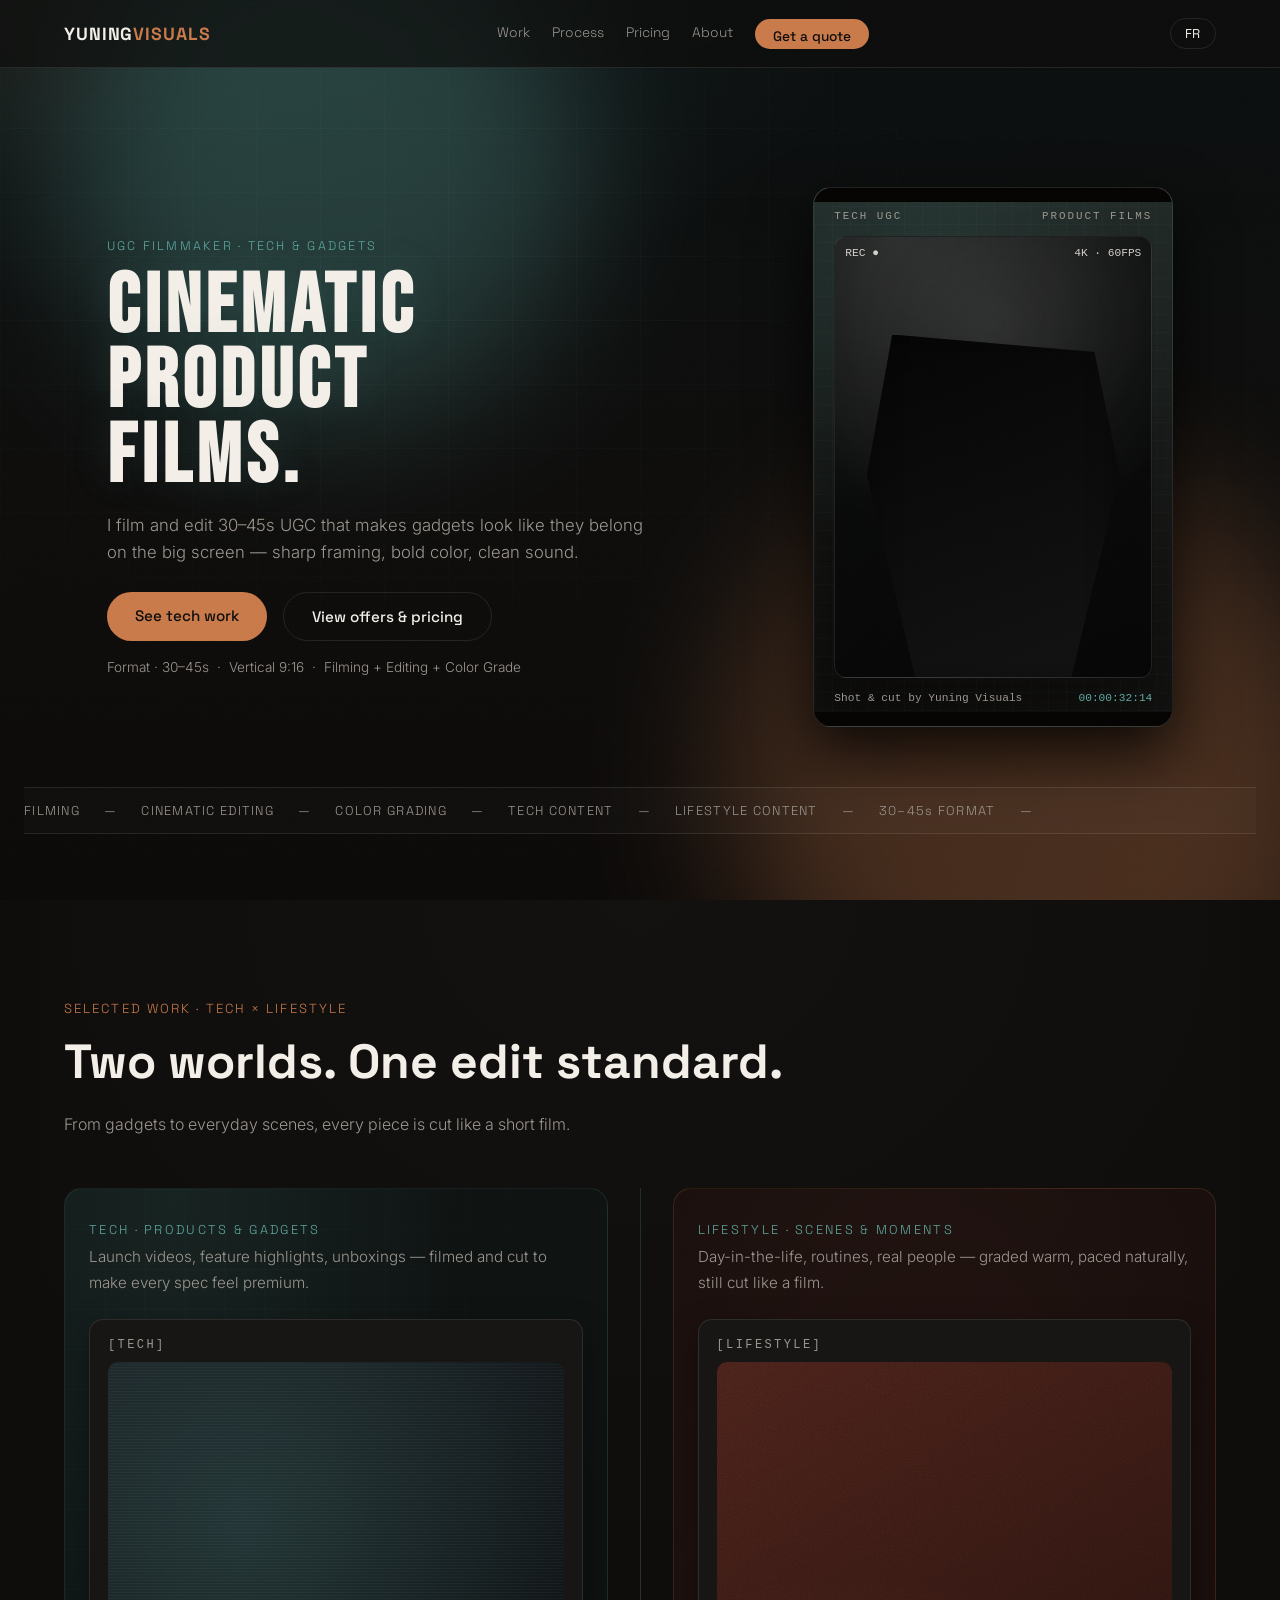
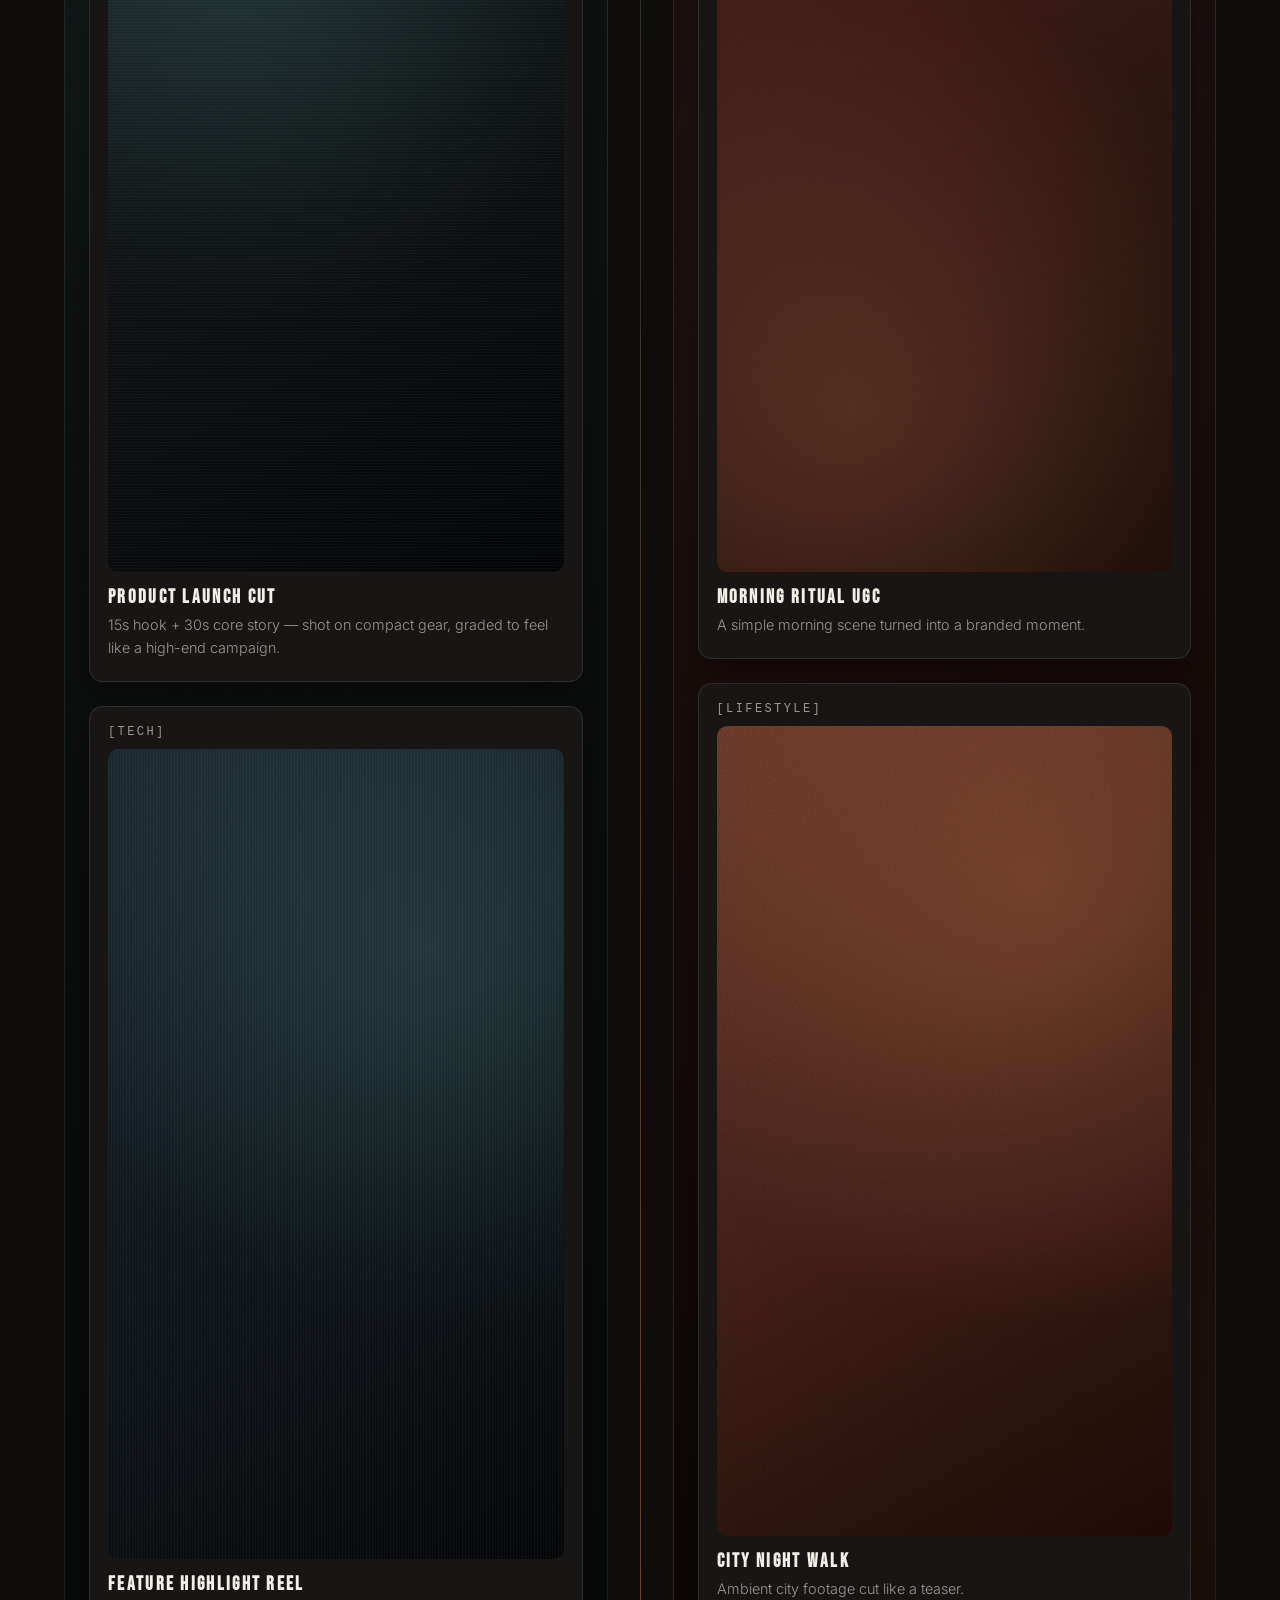
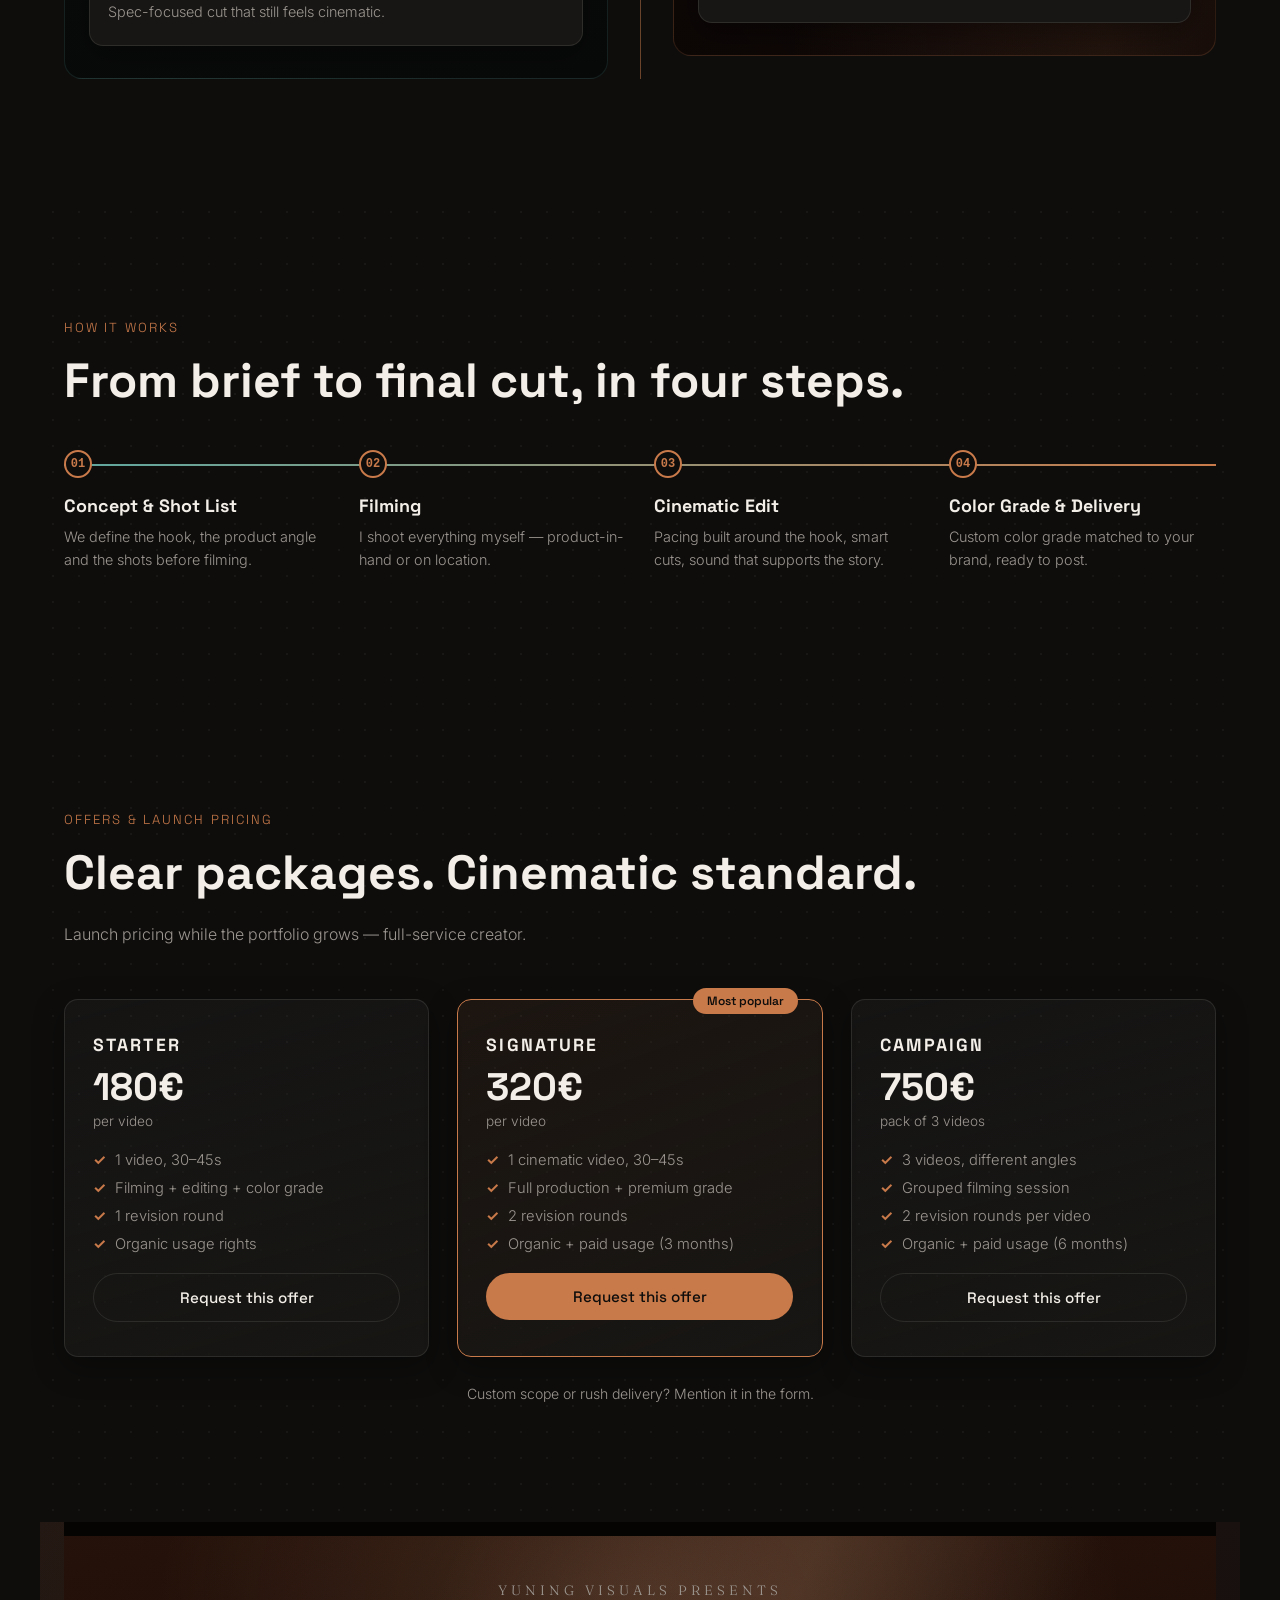
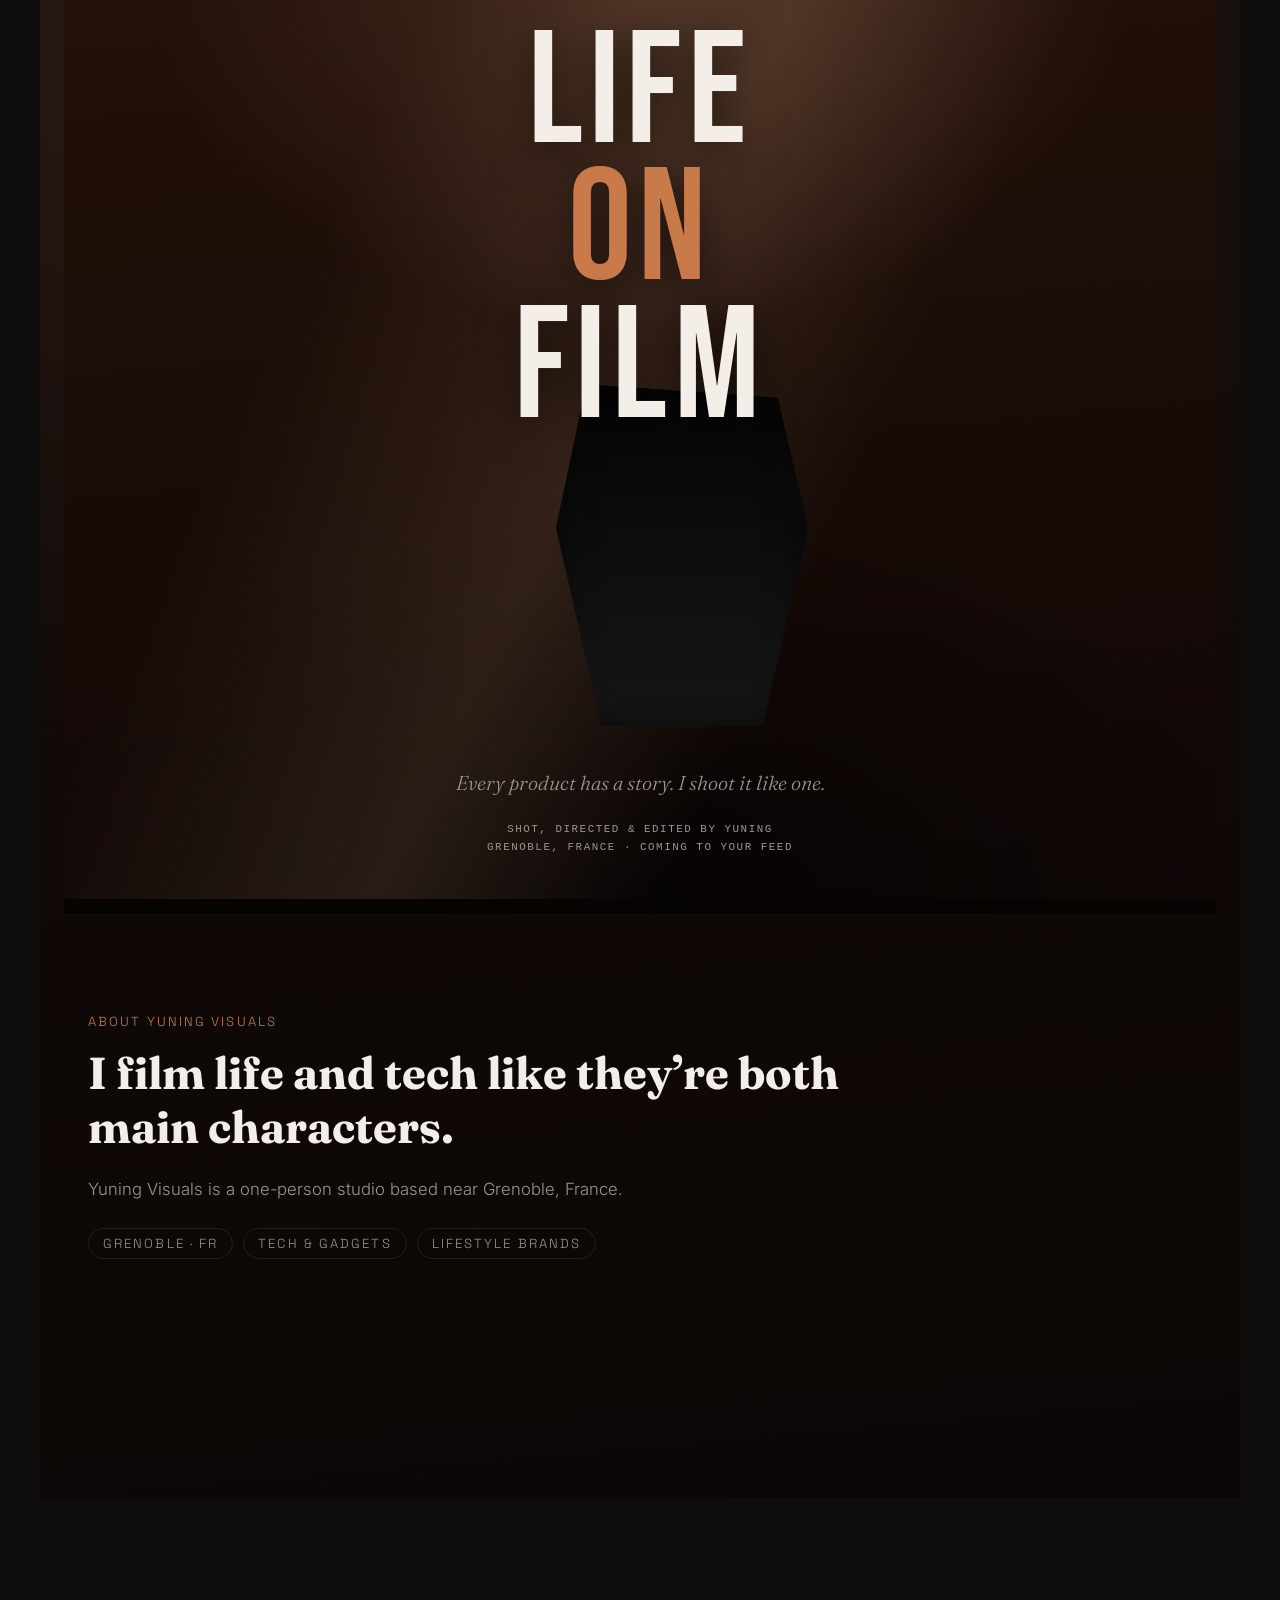
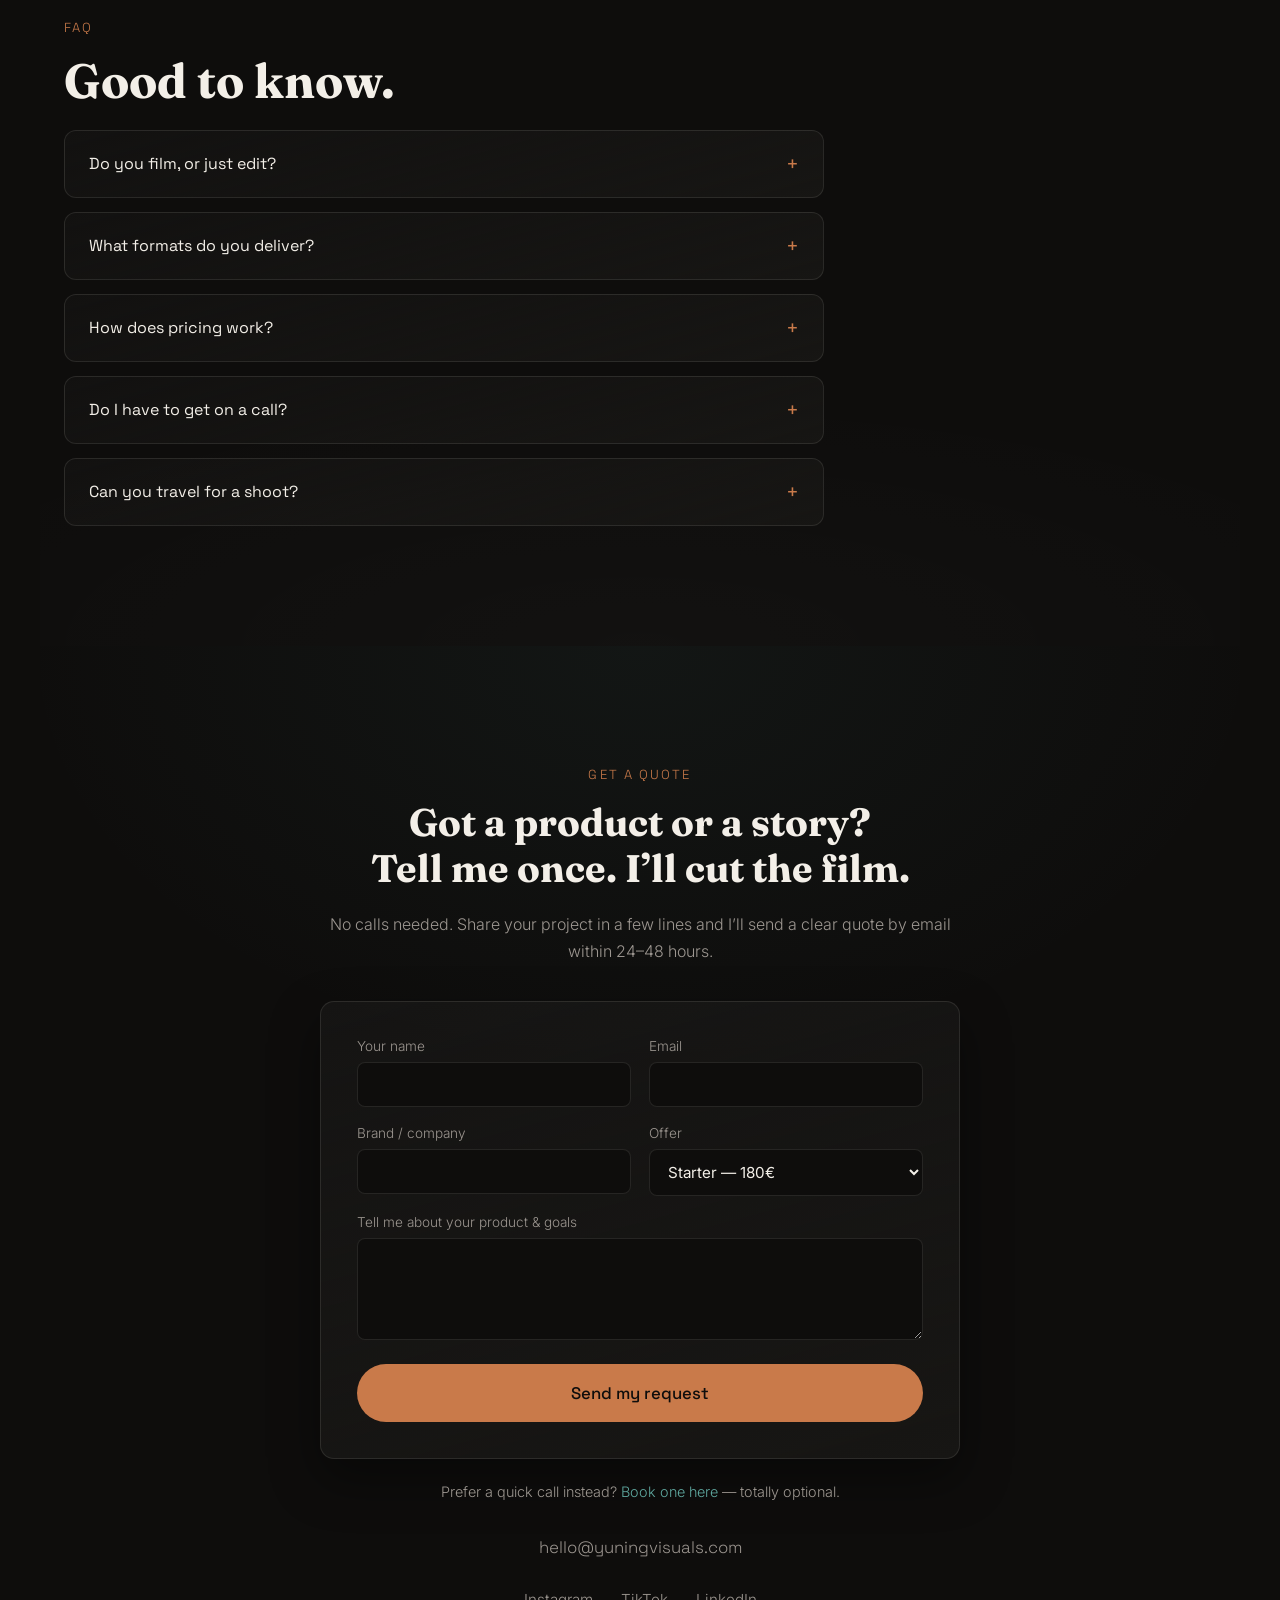
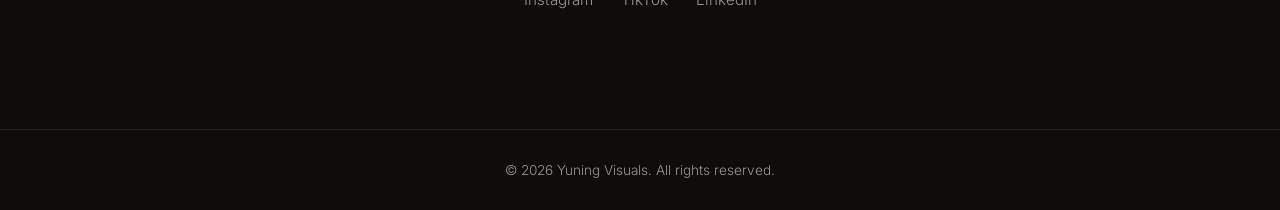
<file: index.html>
<!DOCTYPE html>
<html lang="en">
<head>
<meta charset="UTF-8" />
<meta name="viewport" content="width=device-width, initial-scale=1.0" />
<title>Yuning Visuals — Cinematic UGC for Tech & Lifestyle Brands</title>
<meta name="description" content="Yuning Visuals films and edits cinematic 30–45s UGC for Tech & Lifestyle brands. Full service: shoot, edit, color grade. Launch pricing and quote form inside." />
<link rel="stylesheet" href="styles.css" />
<link rel="preconnect" href="https://fonts.googleapis.com" />
<link rel="preconnect" href="https://fonts.gstatic.com" crossorigin />
<link href="https://fonts.googleapis.com/css2?family=Bebas+Neue&family=Space+Grotesk:wght@400;500;700&family=Fraunces:wght@500;600;700&family=Inter:wght@300;400;500;600&display=swap" rel="stylesheet" />
<link href="https://assets.calendly.com/assets/external/widget.css" rel="stylesheet" />
<script src="https://assets.calendly.com/assets/external/widget.js" async></script>
</head>
<body>

<div class="grain"></div>
<div class="cursor-glow" id="cursor-glow"></div>

<header class="nav">
  <div class="nav-inner">
    <a href="#top" class="logo">YUNING<span>VISUALS</span></a>
    <nav class="nav-links">
      <a href="#work" data-en="Work" data-fr="Travaux"><span>Work</span></a>
      <a href="#process" data-en="Process" data-fr="Process"><span>Process</span></a>
      <a href="#pricing" data-en="Pricing" data-fr="Tarifs"><span>Pricing</span></a>
      <a href="#about" data-en="About" data-fr="À propos"><span>About</span></a>
      <a href="#contact" class="nav-cta" data-en="Get a quote" data-fr="Devis"><span>Get a quote</span></a>
    </nav>
    <button id="lang-toggle" class="lang-btn">FR</button>
  </div>
</header>

<!-- ACTE 1 — HERO TECH FEATURE FILM -->
<section id="top" class="hero hero-tech">
  <div class="hero-bg">
    <div class="blob blob-tech"></div>
    <div class="blob blob-life"></div>
  </div>
  <div class="hero-inner">
    <div class="hero-column hero-text">
      <p class="eyebrow reveal" data-en="UGC Filmmaker · Tech &amp; Gadgets" data-fr="Réalisatrice UGC · Tech &amp; Gadgets">UGC Filmmaker · Tech &amp; Gadgets</p>
      <h1 class="hero-title reveal" data-en="CINEMATIC<br>PRODUCT<br>FILMS." data-fr="DES FILMS<br>POUR VOS<br>PRODUITS.">CINEMATIC<br>PRODUCT<br>FILMS.</h1>
      <p class="subhead reveal" data-en="I film and edit 30–45s UGC that makes gadgets look like they belong on the big screen — sharp framing, bold color, clean sound." data-fr="Je filme et monte des UGC de 30 à 45s qui donnent aux gadgets l’allure d’un film de cinéma — cadrage précis, couleurs fortes, son propre.">I film and edit 30–45s UGC that makes gadgets look like they belong on the big screen — sharp framing, bold color, clean sound.</p>
      <div class="hero-cta reveal">
        <a href="#work" class="btn btn-primary magnetic" data-en="See tech work" data-fr="Voir les projets tech">See tech work</a>
        <a href="#pricing" class="btn btn-secondary magnetic" data-en="View offers &amp; pricing" data-fr="Voir les offres &amp; tarifs">View offers &amp; pricing</a>
      </div>
      <div class="hero-specs reveal">
        <span data-en="Format · 30–45s" data-fr="Format · 30–45s">Format · 30–45s</span>
        <span>·</span>
        <span data-en="Vertical 9:16" data-fr="Vertical 9:16">Vertical 9:16</span>
        <span>·</span>
        <span data-en="Filming + Editing + Color Grade" data-fr="Tournage + Montage + Étalonnage">Filming + Editing + Color Grade</span>
      </div>
    </div>
    <div class="hero-column hero-visual reveal">
      <div class="hero-device-poster">
        <div class="letterbox-bar top"></div>
        <div class="hero-device-inner">
          <div class="hero-device-labels">
            <span class="mono" data-en="Tech UGC" data-fr="UGC Tech">Tech UGC</span>
            <span class="mono" data-en="Product Films" data-fr="Films Produit">Product Films</span>
          </div>
          <div class="hero-device-frame">
            <div class="hero-device-overlay"></div>
            <div class="hero-device-marks mono">
              <span class="mark">REC ●</span>
              <span class="mark">4K · 60FPS</span>
            </div>
            <div class="hero-device-silhouette"></div>
          </div>
          <div class="hero-device-meta">
            <span class="mono" data-en="Shot &amp; cut by Yuning Visuals" data-fr="Tourné &amp; monté par Yuning Visuals">Shot &amp; cut by Yuning Visuals</span>
            <span class="timecode mono">00:00:32:14</span>
          </div>
        </div>
        <div class="letterbox-bar bottom"></div>
      </div>
    </div>
  </div>
  <div class="ticker">
    <div class="ticker-track">
      <span data-en="FILMING" data-fr="TOURNAGE">FILMING</span><span>—</span>
      <span data-en="CINEMATIC EDITING" data-fr="MONTAGE CINÉMATIQUE">CINEMATIC EDITING</span><span>—</span>
      <span data-en="COLOR GRADING" data-fr="ÉTALONNAGE COULEUR">COLOR GRADING</span><span>—</span>
      <span data-en="TECH CONTENT" data-fr="CONTENU TECH">TECH CONTENT</span><span>—</span>
      <span data-en="LIFESTYLE CONTENT" data-fr="CONTENU LIFESTYLE">LIFESTYLE CONTENT</span><span>—</span>
      <span data-en="30–45s FORMAT" data-fr="FORMAT 30–45s">30–45s FORMAT</span><span>—</span>
    </div>
  </div>
</section>

<!-- ACTE 2 — DUAL REEL WORK (TECH × LIFESTYLE) -->
<section id="work" class="section section-work">
  <div class="section-header">
    <p class="section-tag reveal" data-en="Selected Work · Tech × Lifestyle" data-fr="Travaux sélectionnés · Tech × Lifestyle">Selected Work · Tech × Lifestyle</p>
    <h2 class="section-title reveal" data-en="Two worlds. One edit standard." data-fr="Deux univers. Un seul niveau d’exigence.">Two worlds. One edit standard.</h2>
    <p class="section-intro reveal" data-en="From gadgets to everyday scenes, every piece is cut like a short film — same pacing, same color discipline, same attention to sound." data-fr="Des gadgets aux scènes du quotidien, chaque contenu est monté comme un court-métrage — même rythme, même rigueur couleur, même soin du son.">From gadgets to everyday scenes, every piece is cut like a short film.</p>
  </div>

  <div class="dual-reel">
    <div class="dual-column dual-tech">
      <div class="dual-heading reveal">
        <p class="eyebrow eyebrow-small" data-en="Tech · Products &amp; Gadgets" data-fr="Tech · Produits &amp; Gadgets">Tech · Products &amp; Gadgets</p>
        <p class="dual-copy" data-en="Launch videos, feature highlights, unboxings — filmed and cut to make every spec feel premium." data-fr="Lancements, mises en avant de features, unboxings — filmés et montés pour rendre chaque spec premium.">Launch videos, feature highlights, unboxings — filmed and cut to make every spec feel premium.</p>
      </div>

      <article class="project-card tilt reveal" data-grade="tech">
        <div class="project-tag mono">[TECH]</div>
        <div class="project-poster">
          <div class="project-image project-image-tech">
            <div class="project-reveal-mask"></div>
          </div>
          <div class="project-title-block">
            <h3 class="project-title" data-en="PRODUCT LAUNCH CUT" data-fr="MONTAGE LANCEMENT PRODUIT">PRODUCT LAUNCH CUT</h3>
            <p data-en="15s hook + 30s core story — shot on compact gear, graded to feel like a high-end campaign." data-fr="15s de hook + 30s d’histoire principale — tourné avec du matériel compact, étalonné pour rappeler une campagne haut de gamme.">15s hook + 30s core story — shot on compact gear, graded to feel like a high-end campaign.</p>
          </div>
        </div>
      </article>

      <article class="project-card tilt reveal" data-grade="tech">
        <div class="project-tag mono">[TECH]</div>
        <div class="project-poster">
          <div class="project-image project-image-tech-alt">
            <div class="project-reveal-mask"></div>
          </div>
          <div class="project-title-block">
            <h3 class="project-title" data-en="FEATURE HIGHLIGHT REEL" data-fr="BOBINE MISE EN AVANT FEATURES">FEATURE HIGHLIGHT REEL</h3>
            <p data-en="Spec-focused cut that still feels cinematic — macro shots, clean overlays, tight pacing." data-fr="Montage centré sur les caractéristiques qui reste cinématique — plans macro, overlays propres, rythme serré.">Spec-focused cut that still feels cinematic.</p>
          </div>
        </div>
      </article>
    </div>

    <div class="dual-split-line"></div>

    <div class="dual-column dual-life">
      <div class="dual-heading reveal">
        <p class="eyebrow eyebrow-small" data-en="Lifestyle · Scenes &amp; Moments" data-fr="Lifestyle · Scènes &amp; Moments">Lifestyle · Scenes &amp; Moments</p>
        <p class="dual-copy" data-en="Day-in-the-life, routines, real people — graded warm, paced naturally, still cut like a film." data-fr="Day-in-the-life, routines, vraies personnes — étalonnés chaud, rythmés naturellement, toujours montés comme un film.">Day-in-the-life, routines, real people — graded warm, paced naturally, still cut like a film.</p>
      </div>

      <article class="project-card tilt reveal" data-grade="life">
        <div class="project-tag mono">[LIFESTYLE]</div>
        <div class="project-poster">
          <div class="project-image project-image-life">
            <div class="project-reveal-mask"></div>
          </div>
          <div class="project-title-block">
            <h3 class="project-title" data-en="MORNING RITUAL UGC" data-fr="UGC RITUEL DU MATIN">MORNING RITUAL UGC</h3>
            <p data-en="A simple morning scene turned into a branded moment — soft light, warm grade, real pacing." data-fr="Une simple scène de matin transformée en moment de marque — lumière douce, grade chaleureux, rythme réel.">A simple morning scene turned into a branded moment.</p>
          </div>
        </div>
      </article>

      <article class="project-card tilt reveal" data-grade="life">
        <div class="project-tag mono">[LIFESTYLE]</div>
        <div class="project-poster">
          <div class="project-image project-image-life-alt">
            <div class="project-reveal-mask"></div>
          </div>
          <div class="project-title-block">
            <h3 class="project-title" data-en="CITY NIGHT WALK" data-fr="MARCHE NOCTURNE EN VILLE">CITY NIGHT WALK</h3>
            <p data-en="Ambient city footage cut like a teaser — neon reflections, slow camera moves, subtle grade." data-fr="Images urbaines montées comme un teaser — reflets de néons, mouvements lents, grade subtil.">Ambient city footage cut like a teaser.</p>
          </div>
        </div>
      </article>
    </div>
  </div>
</section>

<!-- ACTE 2 BIS — PROCESS -->
<section id="process" class="section process">
  <p class="section-tag reveal" data-en="How it works" data-fr="Comment ça marche">How it works</p>
  <h2 class="section-title reveal" data-en="From brief to final cut, in four steps." data-fr="Du brief au montage final, en quatre étapes.">From brief to final cut, in four steps.</h2>

  <div class="timeline">
    <div class="timeline-line"><div class="timeline-progress"></div></div>
    <div class="timeline-step reveal">
      <span class="step-num mono">01</span>
      <h3 class="step-title" data-en="Concept &amp; Shot List" data-fr="Concept &amp; Découpage">Concept &amp; Shot List</h3>
      <p data-en="We define the hook, the product angle and the exact shots before I hit record. No guesswork on set." data-fr="On définit le hook, l’angle produit et les plans exacts avant même d’appuyer sur REC. Pas d’improvisation sur le tournage.">We define the hook, the product angle and the shots before filming.</p>
    </div>
    <div class="timeline-step reveal">
      <span class="step-num mono">02</span>
      <h3 class="step-title" data-en="Filming" data-fr="Tournage">Filming</h3>
      <p data-en="I shoot everything myself — product-in-hand or on location — so the footage already feels cinematic before the edit." data-fr="Je filme tout moi-même — produit en main ou sur place — pour que les rushs aient déjà une base cinématique avant même le montage.">I shoot everything myself — product-in-hand or on location.</p>
    </div>
    <div class="timeline-step reveal">
      <span class="step-num mono">03</span>
      <h3 class="step-title" data-en="Cinematic Edit" data-fr="Montage Cinématique">Cinematic Edit</h3>
      <p data-en="Pacing built around the hook, smart cuts, sound that supports the story — no filler frames." data-fr="Un rythme construit autour du hook, des coupes intelligentes, un son qui soutient l’histoire — aucun plan de remplissage.">Pacing built around the hook, smart cuts, sound that supports the story.</p>
    </div>
    <div class="timeline-step reveal">
      <span class="step-num mono">04</span>
      <h3 class="step-title" data-en="Color Grade &amp; Delivery" data-fr="Étalonnage &amp; Livraison">Color Grade &amp; Delivery</h3>
      <p data-en="Custom color grade matched to your brand, delivered vertical-first and ready to post across platforms." data-fr="Un étalonnage sur-mesure aligné sur votre marque, livré en format vertical, prêt à être publié sur vos plateformes.">Custom color grade matched to your brand, ready to post.</p>
    </div>
  </div>
</section>

<!-- ACTE 2 TER — OFFERS & PRICING -->
<section id="pricing" class="section pricing">
  <p class="section-tag reveal" data-en="Offers &amp; launch pricing" data-fr="Offres &amp; tarifs de lancement">Offers &amp; launch pricing</p>
  <h2 class="section-title reveal" data-en="Clear packages. Cinematic standard." data-fr="Des packs clairs. Un standard cinématique.">Clear packages. Cinematic standard.</h2>
  <p class="section-intro reveal" data-en="Launch pricing while the portfolio grows — designed for brands who want a full-service creator (filming + edit + color)." data-fr="Tarifs de lancement le temps que le portfolio se construit — pensés pour les marques qui veulent une créatrice full-service (tournage + montage + étalonnage).">Launch pricing while the portfolio grows — full-service creator.</p>

  <div class="pricing-grid">
    <div class="price-card tilt reveal" data-package="Starter">
      <h3 class="price-title" data-en="Starter" data-fr="Starter">Starter</h3>
      <p class="price-tag">180€</p>
      <p class="price-sub" data-en="per video" data-fr="par vidéo">per video</p>
      <ul class="check-list single">
        <li data-en="1 video, 30–45s" data-fr="1 vidéo, 30–45s">1 video, 30–45s</li>
        <li data-en="Filming + editing + color grade" data-fr="Tournage + montage + étalonnage">Filming + editing + color grade</li>
        <li data-en="1 revision round" data-fr="1 tour de révision">1 revision round</li>
        <li data-en="Organic usage rights" data-fr="Droits usage organique">Organic usage rights</li>
      </ul>
      <button class="btn btn-secondary magnetic pick-package" data-en="Request this offer" data-fr="Demander cette offre">Request this offer</button>
    </div>

    <div class="price-card price-featured tilt reveal" data-package="Signature">
      <span class="price-badge" data-en="Most popular" data-fr="Le plus demandé">Most popular</span>
      <h3 class="price-title" data-en="Signature" data-fr="Signature">Signature</h3>
      <p class="price-tag">320€</p>
      <p class="price-sub" data-en="per video" data-fr="par vidéo">per video</p>
      <ul class="check-list single">
        <li data-en="1 cinematic video, 30–45s" data-fr="1 vidéo cinématique, 30–45s">1 cinematic video, 30–45s</li>
        <li data-en="Full production + premium grade" data-fr="Production complète + grade premium">Full production + premium grade</li>
        <li data-en="2 revision rounds" data-fr="2 tours de révision">2 revision rounds</li>
        <li data-en="Organic + paid usage (3 months)" data-fr="Usage organique + publicitaire (3 mois)">Organic + paid usage (3 months)</li>
      </ul>
      <button class="btn btn-primary magnetic pick-package" data-en="Request this offer" data-fr="Demander cette offre">Request this offer</button>
    </div>

    <div class="price-card tilt reveal" data-package="Campaign">
      <h3 class="price-title" data-en="Campaign" data-fr="Campaign">Campaign</h3>
      <p class="price-tag">750€</p>
      <p class="price-sub" data-en="pack of 3 videos" data-fr="pack de 3 vidéos">pack of 3 videos</p>
      <ul class="check-list single">
        <li data-en="3 videos, different angles" data-fr="3 vidéos, angles différents">3 videos, different angles</li>
        <li data-en="Grouped filming session" data-fr="Tournage groupé">Grouped filming session</li>
        <li data-en="2 revision rounds per video" data-fr="2 tours de révision par vidéo">2 revision rounds per video</li>
        <li data-en="Organic + paid usage (6 months)" data-fr="Usage organique + publicitaire (6 mois)">Organic + paid usage (6 months)</li>
      </ul>
      <button class="btn btn-secondary magnetic pick-package" data-en="Request this offer" data-fr="Demander cette offre">Request this offer</button>
    </div>
  </div>
  <p class="price-note reveal" data-en="Custom scope or rush delivery? Mention it in the form below." data-fr="Périmètre spécifique ou livraison urgente ? Précisez-le dans le formulaire ci-dessous.">Custom scope or rush delivery? Mention it in the form.</p>
</section>

<!-- ACTE 3 — ABOUT AS FULL ANIMATED MOVIE POSTER -->
<section id="about" class="section about about-poster-section">
  <div class="movie-poster" id="movie-poster">
    <div class="letterbox-bar top"></div>

    <p class="poster-presents" data-en="YUNING VISUALS PRESENTS" data-fr="YUNING VISUALS PRÉSENTE">YUNING VISUALS PRESENTS</p>

    <div class="poster-title-stack">
      <span class="poster-line" data-en="LIFE" data-fr="LA VIE">LIFE</span>
      <span class="poster-line poster-line-accent" data-en="ON" data-fr="EN">ON</span>
      <span class="poster-line" data-en="FILM" data-fr="FILM">FILM</span>
    </div>

    <div class="poster-figure">
      <div class="about-silhouette"></div>
    </div>

    <p class="poster-tagline" data-en="Every product has a story. I shoot it like one." data-fr="Chaque produit a une histoire. Je la filme comme telle.">Every product has a story. I shoot it like one.</p>

    <div class="poster-credits mono">
      <span data-en="SHOT, DIRECTED &amp; EDITED BY YUNING" data-fr="TOURNÉ, RÉALISÉ &amp; MONTÉ PAR YUNING">SHOT, DIRECTED &amp; EDITED BY YUNING</span>
      <span data-en="GRENOBLE, FRANCE · COMING TO YOUR FEED" data-fr="GRENOBLE, FRANCE · BIENTÔT DANS VOTRE FEED">GRENOBLE, FRANCE · COMING TO YOUR FEED</span>
    </div>

    <div class="letterbox-bar bottom"></div>
  </div>

  <div class="about-inner">
    <div class="about-text-block reveal">
      <p class="section-tag" data-en="About Yuning Visuals" data-fr="À propos de Yuning Visuals">About Yuning Visuals</p>
      <h2 class="about-title" data-en="I film life and tech like they’re both main characters." data-fr="Je filme la vie et la tech comme deux personnages principaux.">I film life and tech like they’re both main characters.</h2>
      <p class="about-text" data-en="Yuning Visuals is a one-person studio based near Grenoble, France. I believe UGC doesn’t have to look cheap to convert. I handle the shoot and the edit myself — from framing your product like a hero on set to grading everyday moments so they feel like a scene from a film. Tech brands come to me when they want their gadgets to look cinematic. Lifestyle brands come when they want real life to feel elevated, not fake." data-fr="Yuning Visuals est un studio solo basé près de Grenoble, en France. Je pars d’une conviction simple : l’UGC n’a pas besoin d’avoir l’air bon marché pour convertir. Je gère le tournage et le montage moi-même — du cadrage de votre produit comme un personnage principal sur le tournage à l’étalonnage de scènes du quotidien pour qu’elles ressemblent à une séquence de film. Les marques tech viennent vers moi quand elles veulent que leurs gadgets paraissent cinématiques. Les marques lifestyle viennent quand elles veulent que la vraie vie soit sublimée, sans être fausse.">Yuning Visuals is a one-person studio based near Grenoble, France.</p>
      <div class="about-tags">
        <span class="tag-pill" data-en="Grenoble · FR" data-fr="Grenoble · FR">Grenoble · FR</span>
        <span class="tag-pill" data-en="Tech &amp; Gadgets" data-fr="Tech &amp; Gadgets">Tech &amp; Gadgets</span>
        <span class="tag-pill" data-en="Lifestyle Brands" data-fr="Marques Lifestyle">Lifestyle Brands</span>
      </div>
    </div>
  </div>
</section>

<!-- ACTE 3 BIS — CONTACT & QUOTE -->
<section id="faq" class="section faq">
  <p class="section-tag reveal" data-en="FAQ" data-fr="FAQ">FAQ</p>
  <h2 class="section-title reveal" data-en="Good to know." data-fr="Bon à savoir.">Good to know.</h2>

  <div class="accordion">
    <div class="accordion-item reveal">
      <button class="accordion-head">
        <span data-en="Do you film, or just edit?" data-fr="Vous filmez, ou juste le montage ?">Do you film, or just edit?</span>
        <span class="accordion-icon">+</span>
      </button>
      <div class="accordion-body">
        <p data-en="Both. I can shoot the raw footage myself or work with footage you already have — either way, the edit and color grade are always included." data-fr="Les deux. Je peux filmer les rushs moi-même ou travailler avec des rushs que vous avez déjà — dans tous les cas, le montage et l’étalonnage sont toujours inclus.">Both. I can shoot the raw footage myself or work with footage you already have.</p>
      </div>
    </div>
    <div class="accordion-item reveal">
      <button class="accordion-head">
        <span data-en="What formats do you deliver?" data-fr="Quels formats livrez-vous ?">What formats do you deliver?</span>
        <span class="accordion-icon">+</span>
      </button>
      <div class="accordion-body">
        <p data-en="Vertical-first (9:16), ready for TikTok, Reels and Shorts. Other aspect ratios available on request." data-fr="Format vertical natif (9:16), prêt pour TikTok, Reels et Shorts. Autres formats disponibles sur demande.">Vertical-first (9:16), ready for TikTok, Reels and Shorts.</p>
      </div>
    </div>
    <div class="accordion-item reveal">
      <button class="accordion-head">
        <span data-en="How does pricing work?" data-fr="Comment fonctionnent les tarifs ?">How does pricing work?</span>
        <span class="accordion-icon">+</span>
      </button>
      <div class="accordion-body">
        <p data-en="Three clear offers above: Starter, Signature and Campaign. Pick one in the request form and I’ll confirm scope and timeline by email — no call needed." data-fr="Trois offres claires ci-dessus : Starter, Signature et Campaign. Choisissez-en une dans le formulaire de demande et je confirme le périmètre et le délai par email — aucun appel nécessaire.">Pick an offer in the request form, I confirm everything by email — no call needed.</p>
      </div>
    </div>
    <div class="accordion-item reveal">
      <button class="accordion-head">
        <span data-en="Do I have to get on a call?" data-fr="Dois-je passer un appel ?">Do I have to get on a call?</span>
        <span class="accordion-icon">+</span>
      </button>
      <div class="accordion-body">
        <p data-en="No. Everything can be handled by email — brief, quote, revisions and delivery. A call is available on request only, never required." data-fr="Non. Tout peut être géré par email — brief, devis, révisions et livraison. Un appel est disponible sur demande uniquement, jamais obligatoire.">No. Everything can be handled by email — a call is available on request only.</p>
      </div>
    </div>
    <div class="accordion-item reveal">
      <button class="accordion-head">
        <span data-en="Can you travel for a shoot?" data-fr="Pouvez-vous vous déplacer pour un tournage ?">Can you travel for a shoot?</span>
        <span class="accordion-icon">+</span>
      </button>
      <div class="accordion-body">
        <p data-en="Yes, based near Grenoble, France, with travel available for the right project." data-fr="Oui, basée près de Grenoble, en France, avec possibilité de déplacement selon le projet.">Based near Grenoble, France, with travel available for the right project.</p>
      </div>
    </div>
  </div>
</section>

<section id="contact" class="section contact">
  <p class="section-tag reveal" data-en="Get a quote" data-fr="Demander un devis">Get a quote</p>
  <h2 class="contact-title reveal" data-en="Got a product or a story?<br>Tell me once. I’ll cut the film." data-fr="Vous avez un produit ou une histoire ?<br>Dites-le-moi une fois. Je ferai le film.">Got a product or a story?<br>Tell me once. I’ll cut the film.</h2>
  <p class="section-intro reveal" data-en="No calls needed. Share your project in a few lines and I’ll send a clear quote by email within 24–48 hours." data-fr="Aucun appel nécessaire. Décrivez votre projet en quelques lignes et je vous envoie un devis clair par email sous 24 à 48 heures.">No calls needed. Share your project in a few lines and I’ll send a clear quote by email within 24–48 hours.</p>

  <form id="quote-form" class="quote-form reveal" action="https://formspree.io/f/YOUR_FORM_ID" method="POST">
    <div class="form-row">
      <div class="form-group">
        <label for="name" data-en="Your name" data-fr="Votre nom">Your name</label>
        <input type="text" id="name" name="name" required />
      </div>
      <div class="form-group">
        <label for="email" data-en="Email" data-fr="Email">Email</label>
        <input type="email" id="email" name="email" required />
      </div>
    </div>
    <div class="form-row">
      <div class="form-group">
        <label for="brand" data-en="Brand / company" data-fr="Marque / entreprise">Brand / company</label>
        <input type="text" id="brand" name="brand" />
      </div>
      <div class="form-group">
        <label for="package" data-en="Offer" data-fr="Offre">Offer</label>
        <select id="package" name="package">
          <option value="Starter">Starter — 180€</option>
          <option value="Signature">Signature — 320€</option>
          <option value="Campaign">Campaign — 750€</option>
          <option value="Not sure">Not sure yet</option>
        </select>
      </div>
    </div>
    <div class="form-group">
      <label for="details" data-en="Tell me about your product &amp; goals" data-fr="Parlez-moi de votre produit &amp; objectifs">Tell me about your product &amp; goals</label>
      <textarea id="details" name="details" rows="4" required></textarea>
    </div>
    <button type="submit" class="btn btn-primary btn-large magnetic" data-en="Send my request" data-fr="Envoyer ma demande">Send my request</button>
    <p class="form-success" id="form-success" data-en="✓ Thanks! I’ll reply by email within 24–48h." data-fr="✓ Merci ! Je réponds par email sous 24 à 48h.">✓ Thanks! I’ll reply by email within 24–48h.</p>
  </form>

  <p class="call-alt reveal" data-en="Prefer a quick call instead? <a href='#' data-calendly-open>Book one here</a> — totally optional." data-fr="Vous préférez un appel rapide ? <a href='#' data-calendly-open>Réservez ici</a> — totalement optionnel.">Prefer a quick call instead? <a href="#" data-calendly-open>Book one here</a> — totally optional.</p>

  <a href="mailto:hello@yuningvisuals.com" class="contact-email reveal">hello@yuningvisuals.com</a>
  <div class="socials reveal">
    <a href="#" target="_blank">Instagram</a>
    <a href="#" target="_blank">TikTok</a>
    <a href="#" target="_blank">LinkedIn</a>
  </div>
</section>

<footer class="footer">
  <p>&copy; 2026 Yuning Visuals. <span data-en="All rights reserved." data-fr="Tous droits réservés.">All rights reserved.</span></p>
</footer>

<script src="script.js"></script>
</body>
</html>
</file>
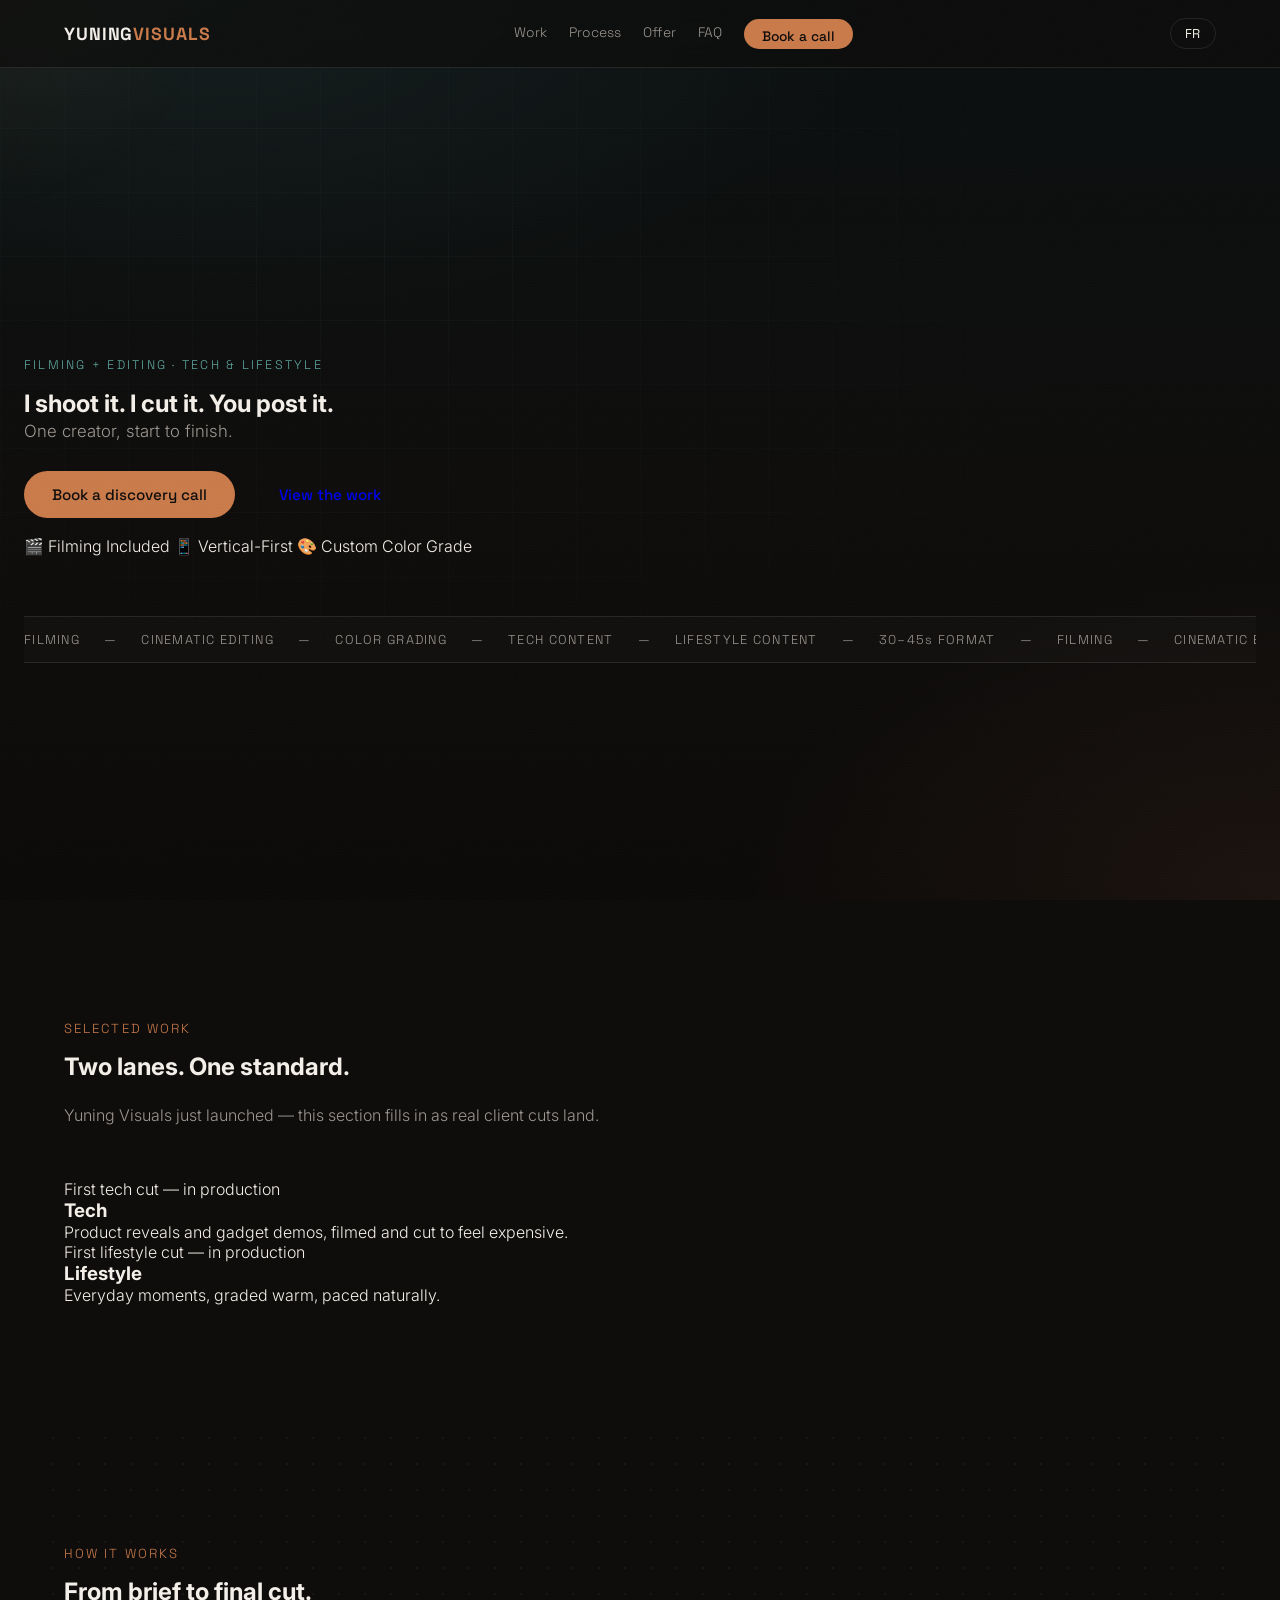
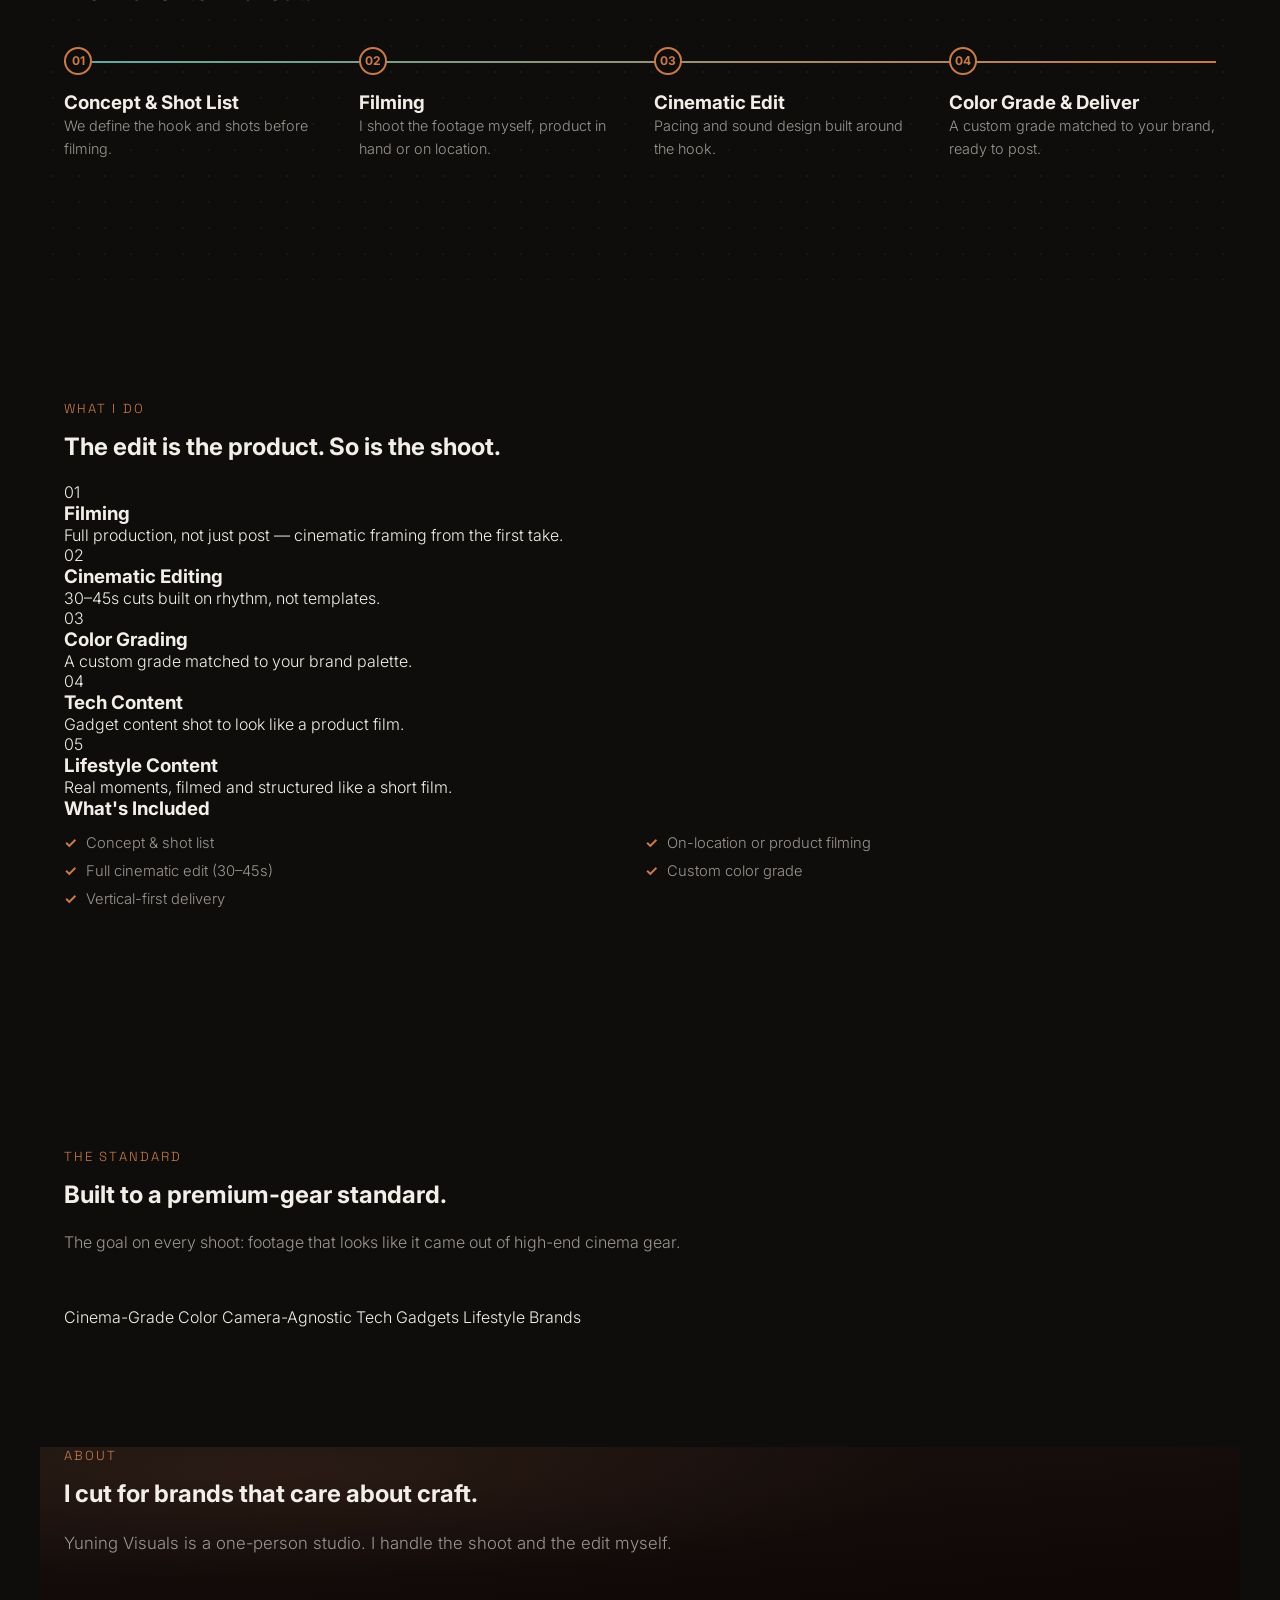
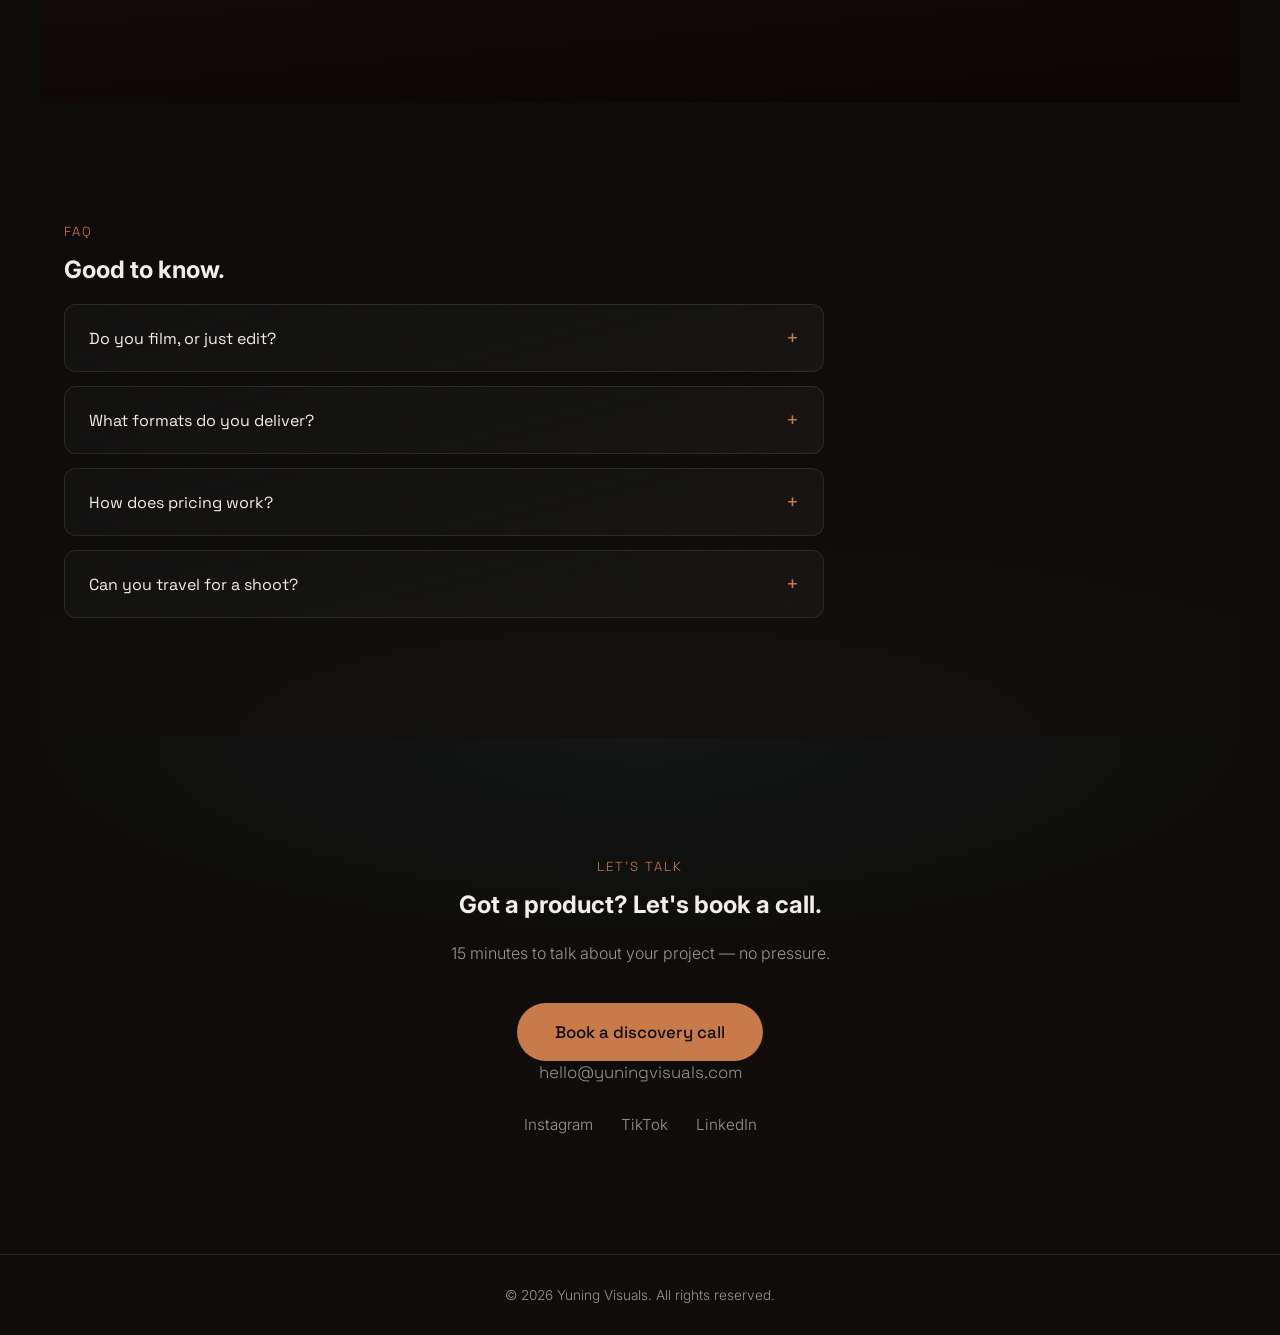
<file: index (1).html>
<!DOCTYPE html>
<html lang="en">
<head>
<meta charset="UTF-8">
<meta name="viewport" content="width=device-width, initial-scale=1.0">
<title>Yuning Visuals — Cinematic UGC for Tech & Lifestyle Brands</title>
<meta name="description" content="Yuning Visuals films and edits cinematic 30-45s UGC for Tech & Lifestyle brands. Full service: shoot, edit, color grade.">
<link rel="stylesheet" href="styles.css">
<link rel="preconnect" href="https://fonts.googleapis.com">
<link href="https://fonts.googleapis.com/css2?family=Space+Grotesk:wght@400;500;600;700&family=Inter:wght@300;400;500;600&display=swap" rel="stylesheet">
<link href="https://assets.calendly.com/assets/external/widget.css" rel="stylesheet">
<script src="https://assets.calendly.com/assets/external/widget.js" async></script>
</head>
<body>

<div class="grain"></div>
<div class="cursor-glow" id="cursor-glow"></div>

<header class="nav">
  <div class="nav-inner">
    <a href="#top" class="logo">YUNING<span>VISUALS</span></a>
    <nav class="nav-links">
      <a href="#work" data-en="Work" data-fr="Travaux"><span>Work</span></a>
      <a href="#process" data-en="Process" data-fr="Process"><span>Process</span></a>
      <a href="#offer" data-en="Offer" data-fr="Offre"><span>Offer</span></a>
      <a href="#faq" data-en="FAQ" data-fr="FAQ"><span>FAQ</span></a>
      <a href="#contact" class="nav-cta" data-en="Book a call" data-fr="Réserver un appel"><span>Book a call</span></a>
    </nav>
    <button id="lang-toggle" class="lang-btn">FR</button>
  </div>
</header>

<section id="top" class="hero">
  <div class="hero-bg">
    <div class="blob blob-1"></div>
    <div class="blob blob-2"></div>
  </div>
  <div class="hero-content">
    <p class="eyebrow reveal" data-en="Filming + Editing · Tech &amp; Lifestyle" data-fr="Tournage + Montage · Tech &amp; Lifestyle">Filming + Editing · Tech &amp; Lifestyle</p>
    <h1 class="reveal" data-en="I shoot it.<br>I cut it.<br>You post it." data-fr="Je le tourne.<br>Je le monte.<br>Vous le publiez.">I shoot it. I cut it. You post it.</h1>
    <p class="subhead reveal" data-en="One creator, start to finish. I film and edit 30–45s cinematic UGC for brands that refuse to look generic — sharp pacing, deliberate color, zero filler." data-fr="Une seule créatrice, du début à la fin. Je filme et monte des UGC cinématiques de 30 à 45s pour des marques qui refusent le générique — rythme précis, couleur maîtrisée, zéro remplissage.">One creator, start to finish.</p>
    <div class="hero-cta reveal">
      <button class="btn btn-primary magnetic" data-calendly-open data-en="Book a discovery call" data-fr="Réserver un appel découverte">Book a discovery call</button>
      <a href="#work" class="btn btn-ghost magnetic" data-en="View the work" data-fr="Voir les travaux">View the work</a>
    </div>
    <div class="hero-badges reveal">
      <span data-en="🎬 Filming Included" data-fr="🎬 Tournage inclus">🎬 Filming Included</span>
      <span data-en="📱 Vertical-First" data-fr="📱 Format vertical natif">📱 Vertical-First</span>
      <span data-en="🎨 Custom Color Grade" data-fr="🎨 Étalonnage sur-mesure">🎨 Custom Color Grade</span>
    </div>
  </div>
  <div class="ticker">
    <div class="ticker-track">
      <span data-en="FILMING" data-fr="TOURNAGE">FILMING</span><span>—</span>
      <span data-en="CINEMATIC EDITING" data-fr="MONTAGE CINÉMATIQUE">CINEMATIC EDITING</span><span>—</span>
      <span data-en="COLOR GRADING" data-fr="ÉTALONNAGE COULEUR">COLOR GRADING</span><span>—</span>
      <span data-en="TECH CONTENT" data-fr="CONTENU TECH">TECH CONTENT</span><span>—</span>
      <span data-en="LIFESTYLE CONTENT" data-fr="CONTENU LIFESTYLE">LIFESTYLE CONTENT</span><span>—</span>
      <span data-en="30–45s FORMAT" data-fr="FORMAT 30–45s">30–45s FORMAT</span><span>—</span>
      <span data-en="FILMING" data-fr="TOURNAGE">FILMING</span><span>—</span>
      <span data-en="CINEMATIC EDITING" data-fr="MONTAGE CINÉMATIQUE">CINEMATIC EDITING</span><span>—</span>
      <span data-en="COLOR GRADING" data-fr="ÉTALONNAGE COULEUR">COLOR GRADING</span><span>—</span>
      <span data-en="TECH CONTENT" data-fr="CONTENU TECH">TECH CONTENT</span><span>—</span>
      <span data-en="LIFESTYLE CONTENT" data-fr="CONTENU LIFESTYLE">LIFESTYLE CONTENT</span><span>—</span>
      <span data-en="30–45s FORMAT" data-fr="FORMAT 30–45s">30–45s FORMAT</span><span>—</span>
    </div>
  </div>
</section>

<section id="work" class="section work">
  <p class="section-tag reveal" data-en="Selected Work" data-fr="Travaux Sélectionnés">Selected Work</p>
  <h2 class="reveal" data-en="Two lanes. One standard." data-fr="Deux univers. Un seul niveau d'exigence.">Two lanes. One standard.</h2>
  <p class="section-intro reveal" data-en="Yuning Visuals just launched — this section fills in with real client cuts as they land. What's below is the exact bar every future shoot and edit is held to." data-fr="Yuning Visuals vient de démarrer — cette section se remplit avec de vrais montages clients au fil des collaborations. Ce qui suit est le niveau d'exigence appliqué à chaque futur tournage et montage.">Yuning Visuals just launched — this section fills in as real client cuts land.</p>

  <div class="categories">
    <div class="cat-card reveal tilt">
      <div class="cat-video-slot">
        <span class="slot-label" data-en="First tech cut — in production" data-fr="Premier montage tech — en production">First tech cut — in production</span>
      </div>
      <h3 data-en="Tech" data-fr="Tech">Tech</h3>
      <p data-en="Product reveals, unboxings, gadget demos — filmed and cut to feel expensive, not templated." data-fr="Révélations produit, unboxings, démos gadgets — filmés et montés pour paraître premium, jamais génériques.">Product reveals and gadget demos, filmed and cut to feel expensive.</p>
    </div>
    <div class="cat-card reveal tilt">
      <div class="cat-video-slot">
        <span class="slot-label" data-en="First lifestyle cut — in production" data-fr="Premier montage lifestyle — en production">First lifestyle cut — in production</span>
      </div>
      <h3 data-en="Lifestyle" data-fr="Lifestyle">Lifestyle</h3>
      <p data-en="Everyday moments graded warm, paced naturally — the kind of edit that doesn't feel like an ad." data-fr="Des moments du quotidien étalonnés chaleureusement, rythmés naturellement — le genre de montage qui ne ressemble pas à une pub.">Everyday moments, graded warm, paced naturally.</p>
    </div>
  </div>
</section>

<section id="process" class="section process">
  <p class="section-tag reveal" data-en="How It Works" data-fr="Comment ça marche">How It Works</p>
  <h2 class="reveal" data-en="From brief to final cut." data-fr="Du brief au montage final.">From brief to final cut.</h2>

  <div class="timeline">
    <div class="timeline-line"><div class="timeline-progress"></div></div>
    <div class="timeline-step reveal">
      <span class="step-num">01</span>
      <h3 data-en="Concept & Shot List" data-fr="Concept & Découpage">Concept &amp; Shot List</h3>
      <p data-en="We define the hook, the angle, and exactly what shots the video needs before anything is filmed." data-fr="On définit le hook, l'angle et les plans exacts nécessaires avant même de filmer.">We define the hook and shots before filming.</p>
    </div>
    <div class="timeline-step reveal">
      <span class="step-num">02</span>
      <h3 data-en="Filming" data-fr="Tournage">Filming</h3>
      <p data-en="I shoot the footage myself — product in hand or on location — so nothing gets lost in translation before the edit." data-fr="Je filme moi-même les rushs — produit en main ou sur place — pour que rien ne se perde avant le montage.">I shoot the footage myself, product in hand or on location.</p>
    </div>
    <div class="timeline-step reveal">
      <span class="step-num">03</span>
      <h3 data-en="Cinematic Edit" data-fr="Montage Cinématique">Cinematic Edit</h3>
      <p data-en="Pacing, sound design, and transitions built around the hook — no filler, no dead frames." data-fr="Rythme, sound design et transitions construits autour du hook — pas de remplissage, pas de plan mort.">Pacing and sound design built around the hook.</p>
    </div>
    <div class="timeline-step reveal">
      <span class="step-num">04</span>
      <h3 data-en="Color Grade & Deliver" data-fr="Étalonnage & Livraison">Color Grade &amp; Deliver</h3>
      <p data-en="A custom grade matched to your brand, delivered vertical-first and ready to post." data-fr="Un étalonnage sur-mesure aligné sur votre marque, livré en format vertical, prêt à publier.">A custom grade matched to your brand, ready to post.</p>
    </div>
  </div>
</section>

<section id="offer" class="section offer">
  <p class="section-tag reveal" data-en="What I Do" data-fr="Ce que je fais">What I Do</p>
  <h2 class="reveal" data-en="The edit is the product. So is the shoot." data-fr="Le montage, c'est le produit. Le tournage aussi.">The edit is the product. So is the shoot.</h2>

  <div class="bento">
    <div class="bento-card bento-wide reveal tilt">
      <span class="offer-num">01</span>
      <h3 data-en="Filming" data-fr="Tournage">Filming</h3>
      <p data-en="Full production, not just post. I shoot your product or lifestyle scenes with cinematic framing from the first take." data-fr="Production complète, pas seulement la post. Je filme votre produit ou vos scènes lifestyle avec un cadrage cinématique dès la première prise.">Full production, not just post — cinematic framing from the first take.</p>
    </div>
    <div class="bento-card reveal tilt">
      <span class="offer-num">02</span>
      <h3 data-en="Cinematic Editing" data-fr="Montage Cinématique">Cinematic Editing</h3>
      <p data-en="30–45s cuts built on rhythm, not templates." data-fr="Montages de 30 à 45s construits sur le rythme, pas sur des templates.">30–45s cuts built on rhythm, not templates.</p>
    </div>
    <div class="bento-card reveal tilt">
      <span class="offer-num">03</span>
      <h3 data-en="Color Grading" data-fr="Étalonnage Couleur">Color Grading</h3>
      <p data-en="A custom grade matched to your brand palette." data-fr="Un étalonnage sur-mesure aligné sur votre charte de marque.">A custom grade matched to your brand palette.</p>
    </div>
    <div class="bento-card reveal tilt">
      <span class="offer-num">04</span>
      <h3 data-en="Tech Content" data-fr="Contenu Tech">Tech Content</h3>
      <p data-en="Gadget content shot and cut to look like a product film, not a demo." data-fr="Contenu gadget filmé et monté comme un film produit, pas une démo.">Gadget content shot to look like a product film.</p>
    </div>
    <div class="bento-card reveal tilt">
      <span class="offer-num">05</span>
      <h3 data-en="Lifestyle Content" data-fr="Contenu Lifestyle">Lifestyle Content</h3>
      <p data-en="Real moments, filmed and structured like a short film." data-fr="Des moments réels, filmés et structurés comme un court-métrage.">Real moments, filmed and structured like a short film.</p>
    </div>
    <div class="bento-card bento-wide reveal">
      <h3 data-en="What's Included" data-fr="Ce qui est inclus">What's Included</h3>
      <ul class="check-list">
        <li data-en="Concept & shot list" data-fr="Concept & découpage">Concept &amp; shot list</li>
        <li data-en="On-location or product filming" data-fr="Tournage sur place ou produit">On-location or product filming</li>
        <li data-en="Full cinematic edit (30–45s)" data-fr="Montage cinématique complet (30–45s)">Full cinematic edit (30–45s)</li>
        <li data-en="Custom color grade" data-fr="Étalonnage sur-mesure">Custom color grade</li>
        <li data-en="Vertical-first delivery" data-fr="Livraison format vertical">Vertical-first delivery</li>
      </ul>
    </div>
  </div>
</section>

<section class="section standard">
  <p class="section-tag reveal" data-en="The Standard" data-fr="Le Niveau d'Exigence">The Standard</p>
  <h2 class="reveal" data-en="Built to a premium-gear standard." data-fr="Pensé selon un niveau d'exigence premium.">Built to a premium-gear standard.</h2>
  <p class="section-intro reveal" data-en="The goal on every shoot: footage that looks like it came out of high-end cinema gear. Compact, cinematic, effortless — that's the bar, from filming to final grade." data-fr="L'objectif sur chaque tournage : des images qui semblent sorties d'un matériel cinéma haut de gamme. Compact, cinématique, sans effort — c'est le niveau visé, du tournage à l'étalonnage final.">The goal on every shoot: footage that looks like it came out of high-end cinema gear.</p>
  <div class="dream-tags reveal">
    <span data-en="Cinema-Grade Color" data-fr="Couleur Grade Cinéma">Cinema-Grade Color</span>
    <span data-en="Camera-Agnostic" data-fr="Indépendant du Matériel">Camera-Agnostic</span>
    <span data-en="Tech Gadgets" data-fr="Gadgets Tech">Tech Gadgets</span>
    <span data-en="Lifestyle Brands" data-fr="Marques Lifestyle">Lifestyle Brands</span>
  </div>
</section>

<section id="about" class="section about">
  <p class="section-tag reveal" data-en="About" data-fr="À propos">About</p>
  <h2 class="reveal" data-en="I cut for brands that care about craft." data-fr="Je monte pour des marques qui tiennent au savoir-faire.">I cut for brands that care about craft.</h2>
  <p class="about-text reveal" data-en="Yuning Visuals is a one-person studio built on one belief: UGC doesn't have to look cheap to convert. I handle the shoot and the edit myself — pacing built around the hook, color graded to match the brand, sound designed so nothing feels flat. Currently taking on early collaborations to build out a Tech and Lifestyle portfolio." data-fr="Yuning Visuals est un studio solo construit sur une conviction : l'UGC n'a pas besoin d'être bon marché pour convertir. Je gère le tournage et le montage moi-même — un rythme construit autour du hook, une couleur alignée sur la marque, un sound design qui évite le plat. Actuellement à la recherche de premières collaborations pour construire un portfolio Tech et Lifestyle.">Yuning Visuals is a one-person studio. I handle the shoot and the edit myself.</p>
</section>

<section id="faq" class="section faq">
  <p class="section-tag reveal" data-en="FAQ" data-fr="FAQ">FAQ</p>
  <h2 class="reveal" data-en="Good to know." data-fr="Bon à savoir.">Good to know.</h2>

  <div class="accordion">
    <div class="accordion-item reveal">
      <button class="accordion-head">
        <span data-en="Do you film, or just edit?" data-fr="Vous filmez, ou juste le montage ?">Do you film, or just edit?</span>
        <span class="accordion-icon">+</span>
      </button>
      <div class="accordion-body">
        <p data-en="Both. I can shoot the raw footage myself or work with footage you already have — either way, the edit and color grade are always included." data-fr="Les deux. Je peux filmer les rushs moi-même ou travailler avec des rushs que vous avez déjà — dans tous les cas, le montage et l'étalonnage sont toujours inclus.">Both. I can shoot the raw footage myself or work with footage you already have.</p>
      </div>
    </div>
    <div class="accordion-item reveal">
      <button class="accordion-head">
        <span data-en="What formats do you deliver?" data-fr="Quels formats livrez-vous ?">What formats do you deliver?</span>
        <span class="accordion-icon">+</span>
      </button>
      <div class="accordion-body">
        <p data-en="Vertical-first (9:16), ready for TikTok, Reels and Shorts. Other aspect ratios available on request." data-fr="Format vertical natif (9:16), prêt pour TikTok, Reels et Shorts. Autres formats disponibles sur demande.">Vertical-first (9:16), ready for TikTok, Reels and Shorts.</p>
      </div>
    </div>
    <div class="accordion-item reveal">
      <button class="accordion-head">
        <span data-en="How does pricing work?" data-fr="Comment fonctionnent les tarifs ?">How does pricing work?</span>
        <span class="accordion-icon">+</span>
      </button>
      <div class="accordion-body">
        <p data-en="Rates depend on scope — filming, edit length and revisions. Book a call and I'll send a clear quote within 24h." data-fr="Les tarifs dépendent du périmètre — tournage, durée du montage et révisions. Réservez un appel et je vous envoie un devis clair en 24h.">Book a call and I'll send a clear quote within 24h.</p>
      </div>
    </div>
    <div class="accordion-item reveal">
      <button class="accordion-head">
        <span data-en="Can you travel for a shoot?" data-fr="Pouvez-vous vous déplacer pour un tournage ?">Can you travel for a shoot?</span>
        <span class="accordion-icon">+</span>
      </button>
      <div class="accordion-body">
        <p data-en="Yes, based near Grenoble, France, with travel available for the right project." data-fr="Oui, basée près de Grenoble, en France, avec possibilité de déplacement selon le projet.">Based near Grenoble, France, with travel available for the right project.</p>
      </div>
    </div>
  </div>
</section>

<section id="contact" class="section contact">
  <p class="section-tag reveal" data-en="Let's Talk" data-fr="Discutons">Let's Talk</p>
  <h2 class="reveal" data-en="Got a product?<br>Let's book a call." data-fr="Vous avez un produit ?<br>Réservons un appel.">Got a product? Let's book a call.</h2>
  <p class="section-intro reveal" data-en="15 minutes to talk about your project — no pressure, no generic pitch." data-fr="15 minutes pour parler de votre projet — sans pression, sans pitch générique.">15 minutes to talk about your project — no pressure.</p>
  <button class="btn btn-primary btn-large magnetic reveal" data-calendly-open data-en="Book a discovery call" data-fr="Réserver un appel découverte">Book a discovery call</button>
  <a href="mailto:hello@yuningvisuals.com" class="contact-email reveal">hello@yuningvisuals.com</a>
  <div class="socials reveal">
    <a href="#" target="_blank">Instagram</a>
    <a href="#" target="_blank">TikTok</a>
    <a href="#" target="_blank">LinkedIn</a>
  </div>
</section>

<footer class="footer">
  <p>&copy; 2026 Yuning Visuals. <span data-en="All rights reserved." data-fr="Tous droits réservés.">All rights reserved.</span></p>
</footer>

<script src="script.js"></script>
</body>
</html>
</file>
<file: styles.css>
:root{
  --bg: #0E0D0C;
  --bg-soft: #171614;
  --text: #F3EFE8;
  --text-dim: #9C9690;
  --tech-accent: #5FA8A0;
  --life-accent: #C97A4A;
  --border: rgba(243,239,232,0.10);
  --radius: 14px;
  --ease: cubic-bezier(.22,1,.36,1);
  --noise: url("data:image/svg+xml;utf8,<svg xmlns='http://www.w3.org/2000/svg' width='140' height='140'><filter id='n'><feTurbulence type='fractalNoise' baseFrequency='0.85' numOctaves='2' stitchTiles='stitch'/><feColorMatrix type='saturate' values='0'/></filter><rect width='100%25' height='100%25' filter='url(%23n)' opacity='0.55'/></svg>");
}

*{margin:0;padding:0;box-sizing:border-box;}
html{scroll-behavior:smooth;}
body{
  background:var(--bg);color:var(--text);font-family:'Inter', sans-serif;
  font-weight:300;overflow-x:hidden;cursor:default;
}

/**** TYPOGRAPHY ROLES ****/

.hero-title{font-family:'Bebas Neue', system-ui, -apple-system, BlinkMacSystemFont, 'Segoe UI', sans-serif;}
.hero-device-labels span,
.hero-device-marks span,
.hero-device-meta .mono,
.hero-device-meta .timecode,
.mono{font-family:'JetBrains Mono', ui-monospace, SFMono-Regular, Menlo, Monaco, Consolas, 'Liberation Mono', 'Courier New', monospace;}

.section-title,
.step-title,
.price-title,
.nav-links a span,
.section-tag,
.eyebrow,
.eyebrow-small,
.tag-pill{font-family:'Space Grotesk', system-ui, -apple-system, BlinkMacSystemFont, 'Segoe UI', sans-serif;}

.project-title{font-family:'Bebas Neue', system-ui, -apple-system, BlinkMacSystemFont, 'Segoe UI', sans-serif;}

.about-title,
.contact-title,
.poster-presents,
.poster-tagline{font-family:'Fraunces', 'Times New Roman', serif;}

.poster-line{font-family:'Bebas Neue', system-ui, -apple-system, BlinkMacSystemFont, 'Segoe UI', sans-serif;}

h1,h2,h3,.logo{font-weight:700;}

/**** GLOBAL DECOR ****/

.grain{
  position:fixed;inset:0;pointer-events:none;
  background-image:var(--noise);
  z-index:9999;opacity:0.05;mix-blend-mode:overlay;
}

.cursor-glow{
  position:fixed;top:0;left:0;width:420px;height:420px;border-radius:50%;
  pointer-events:none;z-index:1;
  background:radial-gradient(circle, rgba(201,122,74,0.06), transparent 70%);
  transform:translate(-50%,-50%);will-change:transform;
}

.reveal{
  opacity:0;transform:translateY(24px);filter:blur(6px);
  transition:opacity .8s var(--ease), transform .8s var(--ease), filter .8s var(--ease);
}
.reveal.is-visible{opacity:1;transform:translateY(0);filter:blur(0);}

.nav{
  position:fixed;top:0;left:0;right:0;z-index:100;
  background:rgba(14,13,12,0.7);backdrop-filter:blur(12px);border-bottom:1px solid var(--border);
  transition:transform .4s var(--ease);
}
.nav.nav-hidden{transform:translateY(-100%);}
.nav-inner{
  max-width:1200px;margin:0 auto;display:flex;align-items:center;justify-content:space-between;padding:18px 24px;
}
.logo{font-family:'Space Grotesk', system-ui, sans-serif;font-weight:700;font-size:1.1rem;letter-spacing:0.05em;color:var(--text);text-decoration:none;}
.logo span{color:var(--life-accent);}
.nav-links{display:flex;gap:22px;align-items:center;}
.nav-links a{position:relative;color:var(--text-dim);text-decoration:none;font-size:0.86rem;padding-bottom:4px;transition:color .25s var(--ease);}
.nav-links a::after{
  content:'';position:absolute;left:0;bottom:0;width:100%;height:1px;background:var(--life-accent);
  transform:scaleX(0);transform-origin:left;transition:transform .3s var(--ease);
}
.nav-links a:hover{color:var(--text);}
.nav-links a:hover::after{transform:scaleX(1);}
.nav-cta{background:var(--life-accent);color:#0E0D0C !important;padding:8px 18px;border-radius:50px;font-weight:500;font-family:'Space Grotesk',system-ui,sans-serif;}
.nav-cta::after{display:none;}
.nav-cta:hover{transform:translateY(-1px);box-shadow:0 8px 20px rgba(201,122,74,0.3);}

.lang-btn{
  background:transparent;border:1px solid var(--border);color:var(--text);padding:6px 14px;
  border-radius:20px;font-size:0.8rem;letter-spacing:0.05em;cursor:pointer;transition:all .25s var(--ease);margin-left:14px;font-family:'Space Grotesk',system-ui,sans-serif;
}
.lang-btn:hover{border-color:var(--life-accent);color:var(--life-accent);}

/**** HERO (ACTE 1 — TECH BLUEPRINT BACKGROUND) ****/

.hero{
  position:relative;min-height:100vh;display:flex;flex-direction:column;
  justify-content:center;padding:120px 24px 0;overflow:hidden;
  background:
    radial-gradient(ellipse 90% 60% at 15% 0%, rgba(95,168,160,0.10), transparent 60%),
    radial-gradient(ellipse 70% 60% at 100% 100%, rgba(201,122,74,0.08), transparent 60%),
    linear-gradient(180deg, #0b0f10 0%, #0E0D0C 55%, #0c0a09 100%);
}
.hero::before{
  content:'';position:absolute;inset:0;z-index:0;pointer-events:none;
  background-image:
    linear-gradient(rgba(95,168,160,0.08) 1px, transparent 1px),
    linear-gradient(90deg, rgba(95,168,160,0.08) 1px, transparent 1px);
  background-size:64px 64px;
  mask-image:radial-gradient(ellipse 80% 70% at 30% 30%, black 0%, transparent 75%);
  opacity:0.6;
}
.hero::after{
  content:'';position:absolute;inset:0;z-index:0;pointer-events:none;
  background-image:repeating-linear-gradient(0deg, rgba(255,255,255,0.015) 0px, rgba(255,255,255,0.015) 1px, transparent 1px, transparent 3px);
  mix-blend-mode:overlay;
}
.hero-bg{position:absolute;inset:0;z-index:0;overflow:hidden;}
.blob{position:absolute;border-radius:50%;filter:blur(70px);opacity:0.28;animation:drift 20s ease-in-out infinite alternate;}
.blob-tech{width:520px;height:520px;background:var(--tech-accent);top:-10%;left:5%;}
.blob-life{width:620px;height:620px;background:var(--life-accent);bottom:-20%;right:-5%;animation-delay:4s;}
@keyframes drift{0%{transform:translate(0,0) scale(1);}100%{transform:translate(50px,-30px) scale(1.1);}}

.hero-inner{position:relative;z-index:1;max-width:1200px;margin:0 auto;display:grid;grid-template-columns:1.2fr 1fr;gap:40px;align-items:center;}
.hero-column{min-width:0;}
.hero-text{text-align:left;}
.eyebrow{color:var(--tech-accent);text-transform:uppercase;letter-spacing:0.18em;font-size:0.78rem;margin-bottom:16px;font-family:'Space Grotesk',system-ui,sans-serif;}
.hero-title{
  font-size:clamp(3.1rem, 7vw, 5.2rem);line-height:0.9;margin-bottom:18px;
  letter-spacing:0.06em;text-transform:uppercase;color:var(--text);
  text-shadow:0 0 40px rgba(95,168,160,0.15);
}
.subhead{color:var(--text-dim);font-size:1.05rem;max-width:560px;margin:0 0 26px;line-height:1.6;}
.hero-cta{display:flex;gap:16px;flex-wrap:wrap;margin-bottom:18px;}
.hero-specs{display:flex;flex-wrap:wrap;gap:8px;font-size:0.85rem;color:var(--text-dim);}

.btn{
  padding:14px 28px;border-radius:50px;text-decoration:none;font-size:0.95rem;font-weight:500;
  transition:transform .3s var(--ease), box-shadow .3s var(--ease), border-color .3s var(--ease), color .3s var(--ease), letter-spacing .3s var(--ease);
  border:none;cursor:pointer;font-family:'Space Grotesk',system-ui,sans-serif;display:inline-block;position:relative;
}
.btn-primary{background:var(--life-accent);color:#0E0D0C;}
.btn-primary:hover{box-shadow:0 10px 28px rgba(201,122,74,0.35);transform:translateY(-2px);letter-spacing:0.02em;}
.btn-secondary{border:1px solid var(--border);color:var(--text);background:transparent;}
.btn-secondary:hover{border-color:var(--tech-accent);color:var(--tech-accent);transform:translateY(-2px);}
.btn-large{font-size:1.05rem;padding:18px 38px;}
.btn:focus-visible{outline:2px solid var(--life-accent);outline-offset:3px;}
.magnetic{will-change:transform;}

.hero-visual{display:flex;justify-content:flex-end;}
.hero-device-poster{
  width:100%;max-width:360px;aspect-ratio:2/3;border-radius:18px;position:relative;overflow:hidden;
  border:1px solid var(--border);box-shadow:0 25px 60px rgba(0,0,0,0.8), inset 0 0 60px rgba(95,168,160,0.06);
  background:
    radial-gradient(circle at 30% 15%, rgba(95,168,160,0.18), transparent 55%),
    linear-gradient(200deg,#1f2422 0%,#100f0e 60%,#0a0908 100%);
}
.hero-device-poster::before{
  content:'';position:absolute;inset:0;z-index:0;pointer-events:none;
  background-image:linear-gradient(rgba(255,255,255,0.05) 1px, transparent 1px), linear-gradient(90deg, rgba(255,255,255,0.05) 1px, transparent 1px);
  background-size:18px 18px;opacity:0.4;
}
.hero-device-inner{position:relative;z-index:1;height:100%;padding:22px 20px;display:flex;flex-direction:column;justify-content:space-between;}
.hero-device-labels{display:flex;justify-content:space-between;font-size:0.68rem;color:var(--text-dim);letter-spacing:0.18em;text-transform:uppercase;}
.hero-device-frame{position:relative;margin:14px 0;flex:1;border-radius:12px;border:1px solid rgba(255,255,255,0.1);overflow:hidden;background:radial-gradient(circle at 20% 0%,rgba(255,255,255,0.1),transparent 55%), linear-gradient(160deg,#0c0e0d,#050605);}
.hero-device-overlay{position:absolute;inset:0;background:radial-gradient(circle at 50% 20%,rgba(255,255,255,0.14),transparent 55%);mix-blend-mode:screen;opacity:0.7;}
.hero-device-marks{position:absolute;top:10px;left:10px;right:10px;display:flex;justify-content:space-between;font-size:0.7rem;color:rgba(243,239,232,0.85);}
.hero-device-silhouette{position:absolute;bottom:-10px;left:10%;width:80%;height:80%;background:linear-gradient(160deg,#050505,#131313);clip-path:polygon(10% 0,90% 5%,100% 40%,80% 100%,20% 100%,0 40%);box-shadow:0 0 50px rgba(95,168,160,0.15), inset 0 0 30px rgba(0,0,0,0.6);}
.hero-device-meta{position:relative;z-index:1;display:flex;justify-content:space-between;font-size:0.7rem;color:var(--text-dim);}
.hero-device-meta .timecode{color:var(--tech-accent);}
.letterbox-bar{position:absolute;left:0;right:0;height:14px;background:#050403;z-index:5;}
.letterbox-bar.top{top:0;}
.letterbox-bar.bottom{bottom:0;}

.ticker{
  width:100%;border-top:1px solid var(--border);border-bottom:1px solid var(--border);
  overflow:hidden;padding:14px 0;position:relative;z-index:1;background:rgba(255,255,255,0.02);margin-top:60px;
}
.ticker-track{
  display:flex;gap:24px;white-space:nowrap;animation:scroll-left 32s linear infinite;
  font-size:0.8rem;letter-spacing:0.1em;color:var(--text-dim);font-family:'Space Grotesk',system-ui,sans-serif;
}
.ticker-track span{flex-shrink:0;}
@keyframes scroll-left{from{transform:translateX(0);}to{transform:translateX(-50%);}}

.section{max-width:1200px;margin:0 auto;padding:120px 24px;position:relative;}
.section-tag{color:var(--life-accent);text-transform:uppercase;letter-spacing:0.16em;font-size:0.82rem;margin-bottom:16px;}
.section h2{font-weight:700;line-height:1.2;margin-bottom:20px;}
.section-intro{color:var(--text-dim);max-width:640px;line-height:1.7;margin-bottom:50px;}

/**** ACTE 2 — WORK (SPLIT: TECH BLUEPRINT vs CINEMA GRAIN) ****/

.section-title{font-size:clamp(2rem,4vw,3rem);}

.section-work{
  padding-top:100px;
  background:radial-gradient(ellipse 100% 40% at 50% 0%, rgba(255,255,255,0.02), transparent 70%);
}
.section-header{text-align:left;max-width:720px;margin-bottom:40px;}

.dual-reel{display:grid;grid-template-columns:1fr 1px 1fr;gap:32px;align-items:start;}
.dual-column{display:flex;flex-direction:column;gap:24px;position:relative;padding:32px 24px;border-radius:18px;overflow:hidden;}
.dual-tech{
  --accent-column: var(--tech-accent);
  background:
    radial-gradient(ellipse 80% 60% at 20% 0%, rgba(95,168,160,0.10), transparent 65%),
    linear-gradient(165deg,#101514 0%,#0a0d0c 60%,#080a09 100%);
  border:1px solid rgba(95,168,160,0.14);
}
.dual-tech::before{
  content:'';position:absolute;inset:0;z-index:0;pointer-events:none;
  background-image:linear-gradient(rgba(95,168,160,0.08) 1px, transparent 1px), linear-gradient(90deg, rgba(95,168,160,0.08) 1px, transparent 1px);
  background-size:40px 40px;
  mask-image:radial-gradient(ellipse 90% 80% at 30% 20%, black 0%, transparent 80%);
  opacity:0.7;
}
.dual-life{
  --accent-column: var(--life-accent);
  background:
    radial-gradient(ellipse 90% 70% at 80% 100%, rgba(201,122,74,0.14), transparent 65%),
    linear-gradient(155deg,#241512 0%,#150b09 55%,#0e0706 100%);
  border:1px solid rgba(201,122,74,0.16);
}
.dual-life::before{
  content:'';position:absolute;inset:0;z-index:0;pointer-events:none;
  background-image:var(--noise);
  opacity:0.16;mix-blend-mode:overlay;
}
.dual-life::after{
  content:'';position:absolute;inset:0;z-index:0;pointer-events:none;
  background:radial-gradient(ellipse 120% 90% at 50% 50%, transparent 40%, rgba(0,0,0,0.55) 100%);
}
.dual-column > *{position:relative;z-index:1;}

.eyebrow-small{margin-bottom:6px;font-size:0.8rem;}
.dual-copy{color:var(--text-dim);font-size:0.95rem;line-height:1.7;}
.dual-split-line{width:1px;background:linear-gradient(to bottom,rgba(95,168,160,0.2),rgba(201,122,74,0.5));min-height:100%;}

.project-card{
  background:var(--bg-soft);border-radius:var(--radius);border:1px solid var(--border);
  padding:18px 18px 22px;transition:border-color .3s var(--ease), transform .3s var(--ease), box-shadow .3s var(--ease);
  box-shadow:0 10px 30px rgba(0,0,0,0.35);
}
.project-card:hover{border-color:var(--accent-column);transform:translateY(-4px);box-shadow:0 18px 44px rgba(0,0,0,0.55);}
.project-tag{font-size:0.75rem;color:var(--text-dim);letter-spacing:0.2em;text-transform:uppercase;margin-bottom:10px;}
.project-poster{display:flex;flex-direction:column;gap:14px;}
.project-image{position:relative;width:100%;aspect-ratio:9/16;border-radius:10px;overflow:hidden;background:#111;}
.project-image-tech{
  background:
    radial-gradient(circle at 30% 20%, rgba(95,168,160,0.22), transparent 55%),
    repeating-linear-gradient(0deg, rgba(255,255,255,0.03) 0px, rgba(255,255,255,0.03) 1px, transparent 1px, transparent 3px),
    linear-gradient(150deg,#171b1f,#040506);
}
.project-image-tech-alt{
  background:
    radial-gradient(circle at 70% 25%, rgba(95,168,160,0.2), transparent 55%),
    repeating-linear-gradient(90deg, rgba(255,255,255,0.03) 0px, rgba(255,255,255,0.03) 1px, transparent 1px, transparent 3px),
    linear-gradient(150deg,#1c2830,#050608);
}
.project-image-life{
  background:
    radial-gradient(circle at 30% 80%, rgba(201,122,74,0.28), transparent 60%),
    var(--noise),
    linear-gradient(150deg,#452019,#120806);
  background-blend-mode:normal, overlay, normal;
}
.project-image-life-alt{
  background:
    radial-gradient(circle at 70% 20%, rgba(201,122,74,0.3), transparent 60%),
    var(--noise),
    linear-gradient(150deg,#5b3024,#1a0906);
  background-blend-mode:normal, overlay, normal;
}
.project-reveal-mask{position:absolute;inset:0;background:var(--bg-soft);transform:scaleX(1);transform-origin:left;transition:transform .9s var(--ease);}
.project-image.is-visible .project-reveal-mask{transform:scaleX(0);}

.project-title{font-size:1.2rem;margin-bottom:4px;letter-spacing:0.12em;text-transform:uppercase;color:var(--text);}
.project-title-block p{font-size:0.9rem;color:var(--text-dim);line-height:1.6;}

/**** PROCESS / PRICING (NEUTRAL DOT-GRID TECH TEXTURE) ****/

.process, .pricing{
  background:radial-gradient(circle, rgba(255,255,255,0.045) 1px, transparent 1px);
  background-size:26px 26px;
  background-position:0 0;
}

.timeline{position:relative;display:grid;grid-template-columns:repeat(4, 1fr);gap:28px;margin-top:40px;}
.timeline-line{position:absolute;top:14px;left:0;right:0;height:2px;background:var(--border);z-index:0;}
.timeline-progress{height:100%;width:0%;background:linear-gradient(90deg, var(--tech-accent), var(--life-accent));transition:width 1.2s var(--ease);}
.timeline-step{position:relative;z-index:1;}
.step-num{display:inline-flex;align-items:center;justify-content:center;width:28px;height:28px;border-radius:50%;background:var(--bg);border:2px solid var(--life-accent);color:var(--life-accent);font-size:0.75rem;font-weight:700;margin-bottom:16px;}
.step-title{font-size:1.12rem;margin-bottom:8px;}
.timeline-step p{color:var(--text-dim);font-size:0.9rem;line-height:1.6;}

.pricing-grid{display:grid;grid-template-columns:repeat(3, 1fr);gap:28px;margin-top:20px;}
.price-card{
  background:linear-gradient(165deg, rgba(255,255,255,0.03), var(--bg-soft));
  border:1px solid var(--border);border-radius:var(--radius);padding:34px 28px;text-align:left;position:relative;
  box-shadow:0 10px 30px rgba(0,0,0,0.35);
}
.price-card:hover{border-color:var(--tech-accent);transform:translateY(-4px);transition:border-color .3s var(--ease), transform .3s var(--ease), box-shadow .3s var(--ease);box-shadow:0 18px 44px rgba(0,0,0,0.55);}
.price-featured{border-color:var(--life-accent);background:linear-gradient(160deg, rgba(201,122,74,0.08), var(--bg-soft));}
.price-badge{position:absolute;top:-12px;right:24px;background:var(--life-accent);color:#0E0D0C;font-size:0.75rem;font-weight:600;padding:5px 14px;border-radius:50px;font-family:'Space Grotesk',system-ui,sans-serif;}
.price-title{font-size:1.1rem;margin-bottom:6px;letter-spacing:0.12em;text-transform:uppercase;}
.price-tag{font-size:2.4rem;font-weight:700;font-family:'Space Grotesk',system-ui,sans-serif;color:var(--text);margin-bottom:2px;}
.price-sub{color:var(--text-dim);font-size:0.85rem;margin-bottom:22px;}
.price-card .btn{width:100%;text-align:center;margin-top:10px;}
.price-note{color:var(--text-dim);font-size:0.88rem;margin-top:28px;text-align:center;}

.check-list{list-style:none;margin-top:14px;display:grid;grid-template-columns:1fr 1fr;gap:10px;}
.check-list.single{grid-template-columns:1fr;margin-bottom:10px;}
.check-list li{color:var(--text-dim);font-size:0.92rem;padding-left:22px;position:relative;}
.check-list li::before{content:'✓';position:absolute;left:0;color:var(--life-accent);font-weight:700;}

/**** ACTE 3 — ABOUT SECTION WRAPPER + FULL ANIMATED MOVIE POSTER ****/

.about{
  position:relative;overflow:hidden;padding-top:0;
  background:
    radial-gradient(ellipse 90% 70% at 20% 10%, rgba(201,122,74,0.10), transparent 60%),
    linear-gradient(175deg, #1a1210 0%, #100907 55%, #0b0605 100%);
}

.movie-poster{
  position:relative;isolation:isolate;
  width:100%;min-height:100vh;
  display:flex;flex-direction:column;align-items:center;justify-content:center;
  text-align:center;overflow:hidden;padding:60px 24px;
  background:
    radial-gradient(ellipse 70% 55% at 50% 8%, rgba(255,196,150,0.14), transparent 60%),
    radial-gradient(ellipse 90% 70% at 50% 100%, rgba(0,0,0,0.7), transparent 60%),
    linear-gradient(175deg, #241109 0%, #170a06 55%, #0e0605 100%);
}
.movie-poster::before{
  content:'';position:absolute;inset:0;z-index:0;pointer-events:none;
  background-image:var(--noise);opacity:0.14;mix-blend-mode:overlay;
}
.movie-poster::after{
  content:'';position:absolute;inset:-20% -10%;z-index:0;pointer-events:none;
  background:linear-gradient(115deg, transparent 30%, rgba(255,196,150,0.12) 48%, transparent 62%);
  animation:light-leak 14s ease-in-out infinite;
}
@keyframes light-leak{
  0%,100%{transform:translateX(-10%) rotate(0deg);opacity:0.5;}
  50%{transform:translateX(10%) rotate(2deg);opacity:1;}
}

.poster-presents{
  position:relative;z-index:2;font-size:0.85rem;letter-spacing:0.3em;text-transform:uppercase;
  color:var(--text-dim);margin-bottom:28px;
  opacity:0;transform:translateY(-14px);filter:blur(4px);
  transition:opacity .7s var(--ease), transform .7s var(--ease), filter .7s var(--ease);
}

.poster-title-stack{
  position:relative;z-index:2;display:flex;flex-direction:column;align-items:center;gap:0;margin-bottom:12px;
}
.poster-line{
  display:block;font-size:clamp(4rem, 14vw, 10rem);line-height:0.86;letter-spacing:0.04em;
  text-transform:uppercase;color:var(--text);
  text-shadow:0 10px 40px rgba(0,0,0,0.6);
  opacity:0;transform:translateY(30px) scale(1.08);filter:blur(6px);
  transition:opacity .8s var(--ease), transform .8s var(--ease), filter .8s var(--ease);
}
.poster-line-accent{color:var(--life-accent);}
.movie-poster.poster-animate .poster-presents{opacity:1;transform:translateY(0);filter:blur(0);transition-delay:0s;}
.movie-poster.poster-animate .poster-line:nth-child(1){opacity:1;transform:translateY(0) scale(1);filter:blur(0);transition-delay:.18s;}
.movie-poster.poster-animate .poster-line:nth-child(2){opacity:1;transform:translateY(0) scale(1);filter:blur(0);transition-delay:.34s;}
.movie-poster.poster-animate .poster-line:nth-child(3){opacity:1;transform:translateY(0) scale(1);filter:blur(0);transition-delay:.5s;}

.poster-figure{
  position:relative;z-index:1;width:min(70vw, 420px);height:38vh;margin:-6% 0 4%;
  opacity:0;transform:scale(1.06);transition:opacity 1s var(--ease), transform 1s var(--ease);transition-delay:.4s;
}
.movie-poster.poster-animate .poster-figure{opacity:1;transform:scale(1);}
.poster-figure .about-silhouette{
  position:absolute;inset:0;margin:auto;width:60%;height:100%;left:20%;
  background:linear-gradient(180deg,#050505,#161616);
  clip-path:polygon(12% 0,88% 4%,100% 42%,82% 100%,18% 100%,0 42%);
  box-shadow:0 0 60px rgba(201,122,74,0.25), inset 0 0 40px rgba(0,0,0,0.7);
}

.poster-tagline{
  position:relative;z-index:2;font-size:clamp(1rem,1.6vw,1.25rem);font-style:italic;color:var(--text-dim);
  max-width:520px;margin-bottom:28px;
  opacity:0;transform:translateY(16px);filter:blur(4px);
  transition:opacity .8s var(--ease), transform .8s var(--ease), filter .8s var(--ease);transition-delay:.65s;
}
.movie-poster.poster-animate .poster-tagline{opacity:1;transform:translateY(0);filter:blur(0);}

.poster-credits{
  position:relative;z-index:2;display:flex;flex-direction:column;gap:6px;
  font-size:0.68rem;letter-spacing:0.14em;text-transform:uppercase;color:var(--text-dim);
  opacity:0;transform:translateY(10px);
  transition:opacity .8s var(--ease), transform .8s var(--ease);transition-delay:.8s;
}
.movie-poster.poster-animate .poster-credits{opacity:1;transform:translateY(0);}

.about-inner{position:relative;z-index:1;max-width:1200px;margin:0 auto;padding:100px 24px 120px;display:block;}
.about-title{font-size:clamp(2rem,3.6vw,2.8rem);line-height:1.15;margin-bottom:16px;max-width:760px;}
.about-text{color:var(--text-dim);max-width:680px;line-height:1.8;font-size:1.05rem;margin-bottom:24px;}
.about-tags{display:flex;flex-wrap:wrap;gap:10px;}
.tag-pill{border:1px solid var(--border);border-radius:999px;padding:6px 14px;font-size:0.82rem;color:var(--text-dim);text-transform:uppercase;letter-spacing:0.16em;}

/**** FAQ / CONTACT (RETURN TO NEUTRAL, LIGHT GRAIN TIE-BACK) ****/

.faq{background:radial-gradient(ellipse 100% 50% at 50% 100%, rgba(255,255,255,0.02), transparent 70%);}
.faq .section-title,
.contact-title{font-family:'Fraunces','Times New Roman',serif;}

.accordion{display:flex;flex-direction:column;gap:14px;max-width:760px;}
.accordion-item{background:linear-gradient(165deg, rgba(255,255,255,0.02), var(--bg-soft));border:1px solid var(--border);border-radius:12px;overflow:hidden;transition:border-color .3s var(--ease);}
.accordion-item.open{border-color:var(--tech-accent);}
.accordion-head{width:100%;display:flex;justify-content:space-between;align-items:center;padding:20px 24px;background:none;border:none;color:var(--text);font-family:'Space Grotesk',system-ui,sans-serif;font-size:1rem;cursor:pointer;text-align:left;}
.accordion-icon{font-size:1.3rem;color:var(--life-accent);transition:transform .35s var(--ease);flex-shrink:0;margin-left:16px;}
.accordion-item.open .accordion-icon{transform:rotate(45deg);}
.accordion-body{max-height:0;overflow:hidden;transition:max-height .4s var(--ease), padding .4s var(--ease);padding:0 24px;}
.accordion-item.open .accordion-body{padding:0 24px 20px;}
.accordion-body p{color:var(--text-dim);line-height:1.6;font-size:0.95rem;}

.contact{
  text-align:center;position:relative;
  background:radial-gradient(ellipse 80% 60% at 50% 0%, rgba(95,168,160,0.06), transparent 65%);
}
.contact .section-intro{margin:0 auto 36px;}
.contact-title{font-size:clamp(1.9rem,3.2vw,2.4rem);}

.quote-form{
  max-width:640px;margin:0 auto 24px;text-align:left;
  background:linear-gradient(165deg, rgba(255,255,255,0.03), var(--bg-soft));
  border:1px solid var(--border);border-radius:var(--radius);padding:36px;
  box-shadow:0 20px 50px rgba(0,0,0,0.4);
}
.form-row{display:grid;grid-template-columns:1fr 1fr;gap:18px;}
.form-group{margin-bottom:18px;display:flex;flex-direction:column;gap:8px;}
.form-group label{font-size:0.85rem;color:var(--text-dim);}
.form-group input,.form-group select,.form-group textarea{background:var(--bg);border:1px solid var(--border);border-radius:8px;padding:12px 14px;color:var(--text);font-family:'Inter',sans-serif;font-size:0.95rem;resize:vertical;transition:border-color .25s var(--ease);}
.form-group input:focus,.form-group select:focus,.form-group textarea:focus{outline:none;border-color:var(--life-accent);}
.quote-form .btn{width:100%;margin-top:6px;}
.form-success{display:none;color:var(--tech-accent);font-size:0.9rem;margin-top:16px;text-align:center;}
.form-success.visible{display:block;}
.call-alt{color:var(--text-dim);font-size:0.9rem;margin-bottom:36px;}
.call-alt a{color:var(--tech-accent);text-decoration:none;}
.call-alt a:hover{text-decoration:underline;}

.contact-email{display:block;margin:0 0 32px;font-size:1.05rem;color:var(--text-dim);text-decoration:none;font-family:'Space Grotesk',system-ui,sans-serif;transition:color .25s var(--ease);}
.contact-email:hover{color:var(--life-accent);}
.socials{display:flex;justify-content:center;gap:28px;}
.socials a{color:var(--text-dim);text-decoration:none;font-size:0.95rem;transition:color .25s var(--ease);}
.socials a:hover{color:var(--text);}

.footer{text-align:center;padding:32px 24px;color:var(--text-dim);font-size:0.85rem;border-top:1px solid var(--border);}

/**** LAYOUT / RESPONSIVE ****/

@media (max-width:1024px){
  .hero-inner{grid-template-columns:1fr;gap:32px;}
  .hero-visual{justify-content:flex-start;}
}

@media (max-width:900px){
  .timeline{grid-template-columns:1fr;}
  .timeline-line{display:none;}
  .pricing-grid{grid-template-columns:1fr;}
  .check-list{grid-template-columns:1fr;}
  .form-row{grid-template-columns:1fr;}
  .dual-column{padding:24px 18px;}
  .poster-line{font-size:clamp(3rem, 16vw, 6rem);}
}

@media (max-width:768px){
  .nav-links{gap:12px;}
  .nav-links a span{font-size:0.8rem;}
  .section{padding:80px 20px;}
  .hero{padding-top:110px;}
  .ticker{margin-top:40px;}
  .dual-reel{grid-template-columns:1fr;}
  .dual-split-line{display:none;}
  .pricing-grid{grid-template-columns:1fr;}
  .quote-form{padding:24px;}
  .movie-poster{min-height:80vh;padding:40px 16px;}
  .poster-figure{height:26vh;}
}

@media (pointer:coarse){
  .cursor-glow{display:none;}
}

@media (prefers-reduced-motion: reduce){
  *{animation-duration:0.001s !important;animation-delay:0s !important;transition-duration:0.15s !important;}
  html{scroll-behavior:auto;}
  .reveal{opacity:1;transform:none;filter:none;}
  .blob,.ticker-track,.project-reveal-mask,.movie-poster::after{animation:none !important;}
  .cursor-glow{display:none;}
  .poster-presents,.poster-line,.poster-figure,.poster-tagline,.poster-credits{
    opacity:1 !important;transform:none !important;filter:none !important;transition-delay:0s !important;
  }
}
</file>
